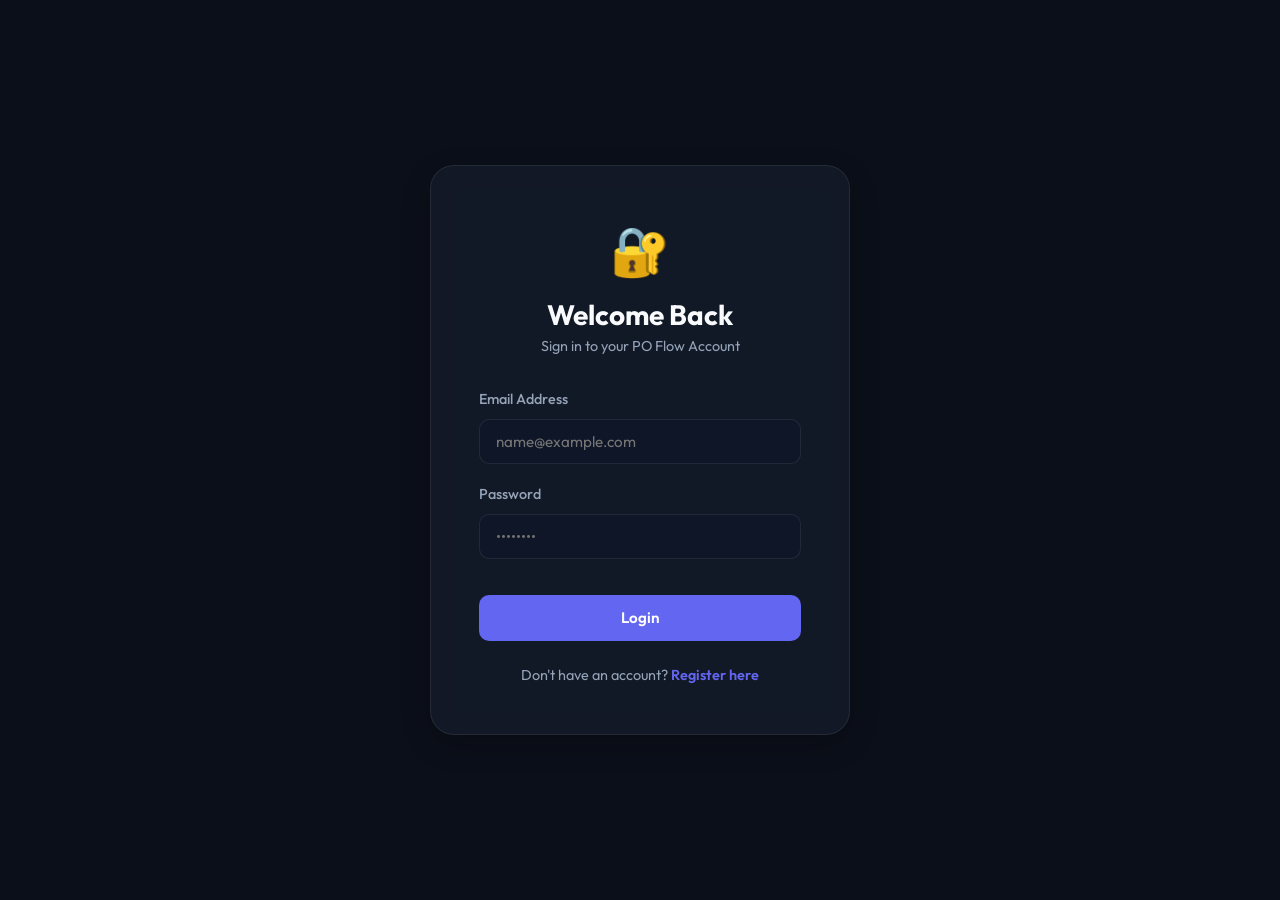
<file: frontend/approval.html>
<!DOCTYPE html>
<html lang="en">
<head>
    <meta charset="UTF-8">
    <meta name="viewport" content="width=device-width, initial-scale=1.0">
    <title>Approvals - PO Flow</title>
    <link rel="preconnect" href="https://fonts.googleapis.com">
    <link rel="preconnect" href="https://fonts.gstatic.com" crossorigin>
    <link href="https://fonts.googleapis.com/css2?family=Outfit:wght@300;400;500;600;700&display=swap" rel="stylesheet">
    <link rel="stylesheet" href="style.css">
    <style>
        .approval-layout {
            display: grid;
            grid-template-columns: 1fr 1.25fr;
            gap: 2rem;
            margin-top: 1rem;
        }
        @media (max-width: 992px) {
            .approval-layout {
                grid-template-columns: 1fr;
            }
        }
        .list-container {
            background: var(--bg-card);
            border: 1px solid var(--border-color);
            border-radius: 20px;
            padding: 1.5rem;
            max-height: 600px;
            overflow-y: auto;
        }
        .details-container {
            background: var(--bg-card);
            border: 1px solid var(--border-color);
            border-radius: 20px;
            padding: 2rem;
            position: sticky;
            top: 2rem;
        }
        .po-item-card {
            background: rgba(15, 23, 42, 0.4);
            border: 1px solid var(--border-color);
            border-radius: 12px;
            padding: 1.25rem;
            margin-bottom: 1rem;
            cursor: pointer;
            transition: all 0.2s ease;
        }
        .po-item-card:hover {
            border-color: var(--accent);
            transform: translateY(-2px);
        }
        .po-item-card.active {
            border-color: var(--accent);
            background: rgba(99, 102, 241, 0.1);
        }
        .detail-row {
            display: flex;
            justify-content: space-between;
            padding: 0.75rem 0;
            border-bottom: 1px solid var(--border-color);
        }
        .detail-label {
            color: var(--text-secondary);
            font-weight: 500;
        }
        .detail-value {
            font-weight: 600;
        }
        .reject-modal {
            display: none;
            position: fixed;
            top: 0;
            left: 0;
            width: 100%;
            height: 100%;
            background: rgba(0, 0, 0, 0.6);
            backdrop-filter: blur(4px);
            z-index: 1000;
            justify-content: center;
            align-items: center;
        }
        .modal-content {
            background: var(--bg-secondary);
            border: 1px solid var(--border-color);
            padding: 2rem;
            border-radius: 20px;
            max-width: 450px;
            width: 100%;
            text-align: left;
        }
        .form-control {
            width: 100%;
            padding: 0.75rem 1rem;
            font-size: 0.95rem;
            background: rgba(15, 23, 42, 0.6);
            border: 1px solid var(--border-color);
            border-radius: 10px;
            color: var(--text-primary);
            font-family: var(--font-sans);
            margin-top: 0.5rem;
            margin-bottom: 1.25rem;
        }
    </style>
</head>
<body>
    <div class="app-container">
        <!-- Header -->
        <header class="app-header">
            <div class="logo-section">
                <span class="logo-icon">📋</span>
                <span class="logo-text">PO Flow</span>
            </div>
            
            <nav class="app-nav">
                <a href="dashboard.html" class="nav-item">Dashboard</a>
                <a href="purchase_orders.html" id="nav-pos" class="nav-item">Purchase Orders</a>
                <a href="approval.html" id="nav-approvals" class="nav-item active">Approvals</a>
            </nav>

            <button id="logout-btn" class="btn-primary" style="background: transparent; border: 1px solid var(--border-color); color: var(--text-primary); font-size: 0.85rem; padding: 0.5rem 1rem;">
                Logout
            </button>
        </header>

        <!-- Main Workspace -->
        <main class="app-main" style="padding: 2rem 0;">
            <div style="margin-bottom: 1.5rem;">
                <h1>Workflow Approvals</h1>
                <p class="subtitle" style="margin-bottom: 0;">Review pending purchase orders and submit decisions.</p>
            </div>

            <div id="success-banner" style="display: none; background: rgba(16, 185, 129, 0.1); border: 1px solid var(--success); color: #a7f3d0; padding: 1rem; border-radius: 12px; font-size: 0.95rem; margin-bottom: 1.5rem; text-align: center; font-weight: 600;"></div>

            <div class="approval-layout">
                <!-- Left Pane: List -->
                <div class="list-container">
                    <h3 style="margin-bottom: 1.25rem;">Pending Approval</h3>
                    <div id="pending-list">
                        <div style="text-align: center; color: var(--text-secondary); padding: 2rem;">Loading pending orders...</div>
                    </div>
                </div>

                <!-- Right Pane: Details -->
                <div class="details-container">
                    <h3 style="margin-bottom: 1.25rem;">Purchase Order Detail</h3>
                    
                    <div id="empty-details" style="text-align: center; padding: 4rem 0; color: var(--text-secondary);">
                        <span style="font-size: 3rem;">🔍</span>
                        <p style="margin-top: 1rem;">Select a purchase order to review its details and take action.</p>
                    </div>

                    <div id="po-details" style="display: none;">
                        <div class="detail-row">
                            <span class="detail-label">PO Number</span>
                            <span id="detail-ponumber" class="detail-value">-</span>
                        </div>
                        <div class="detail-row">
                            <span class="detail-label">Title</span>
                            <span id="detail-title" class="detail-value">-</span>
                        </div>
                        <div class="detail-row">
                            <span class="detail-label">Vendor</span>
                            <span id="detail-vendor" class="detail-value">-</span>
                        </div>
                        <div class="detail-row">
                            <span class="detail-label">Amount</span>
                            <span id="detail-amount" class="detail-value" style="color: var(--accent); font-size: 1.1rem;">-</span>
                        </div>
                        <div class="detail-row">
                            <span class="detail-label">Requester</span>
                            <span id="detail-requester" class="detail-value">-</span>
                        </div>
                        <div class="detail-row">
                            <span class="detail-label">Created Date</span>
                            <span id="detail-created" class="detail-value">-</span>
                        </div>
                        <div class="detail-row" style="margin-bottom: 1.5rem;">
                            <span class="detail-label">Description</span>
                            <span id="detail-description" class="detail-value" style="text-align: right; max-width: 60%; word-break: break-all;">-</span>
                        </div>

                        <!-- Action Buttons -->
                        <div style="display: flex; gap: 1rem; margin-top: 2rem;">
                            <button id="approve-btn" class="btn-primary" style="background: var(--success); flex-grow: 1; padding: 0.85rem;">Approve</button>
                            <button id="reject-btn" class="btn-primary" style="background: var(--error); flex-grow: 1; padding: 0.85rem;">Reject</button>
                        </div>
                    </div>
                </div>
            </div>
        </main>

        <footer class="app-footer">
            <p>&copy; 2026 PO Flow System. Approver Workstation.</p>
        </footer>
    </div>

    <!-- Reject Comments Dialog -->
    <div id="reject-modal" class="reject-modal">
        <div class="modal-content">
            <h3 style="margin-bottom: 0.5rem; color: var(--error);">Reason for Rejection</h3>
            <p style="color: var(--text-secondary); font-size: 0.85rem;">rejection comments/reason is mandatory.</p>
            
            <label for="reject-comments" style="display: none;"></label>
            <textarea id="reject-comments" class="form-control" placeholder="Provide a reason for rejection..." style="height: 100px; resize: none; margin-top: 1rem;" required></textarea>
            
            <div style="display: flex; gap: 1rem; justify-content: flex-end;">
                <button id="modal-cancel-btn" class="btn-primary" style="background: transparent; border: 1px solid var(--border-color); color: var(--text-primary);">Cancel</button>
                <button id="modal-submit-reject" class="btn-primary" style="background: var(--error);">Submit Rejection</button>
            </div>
        </div>
    </div>

    <script src="auth.js"></script>
    <script src="approval.js"></script>
</body>
</html>
</file>
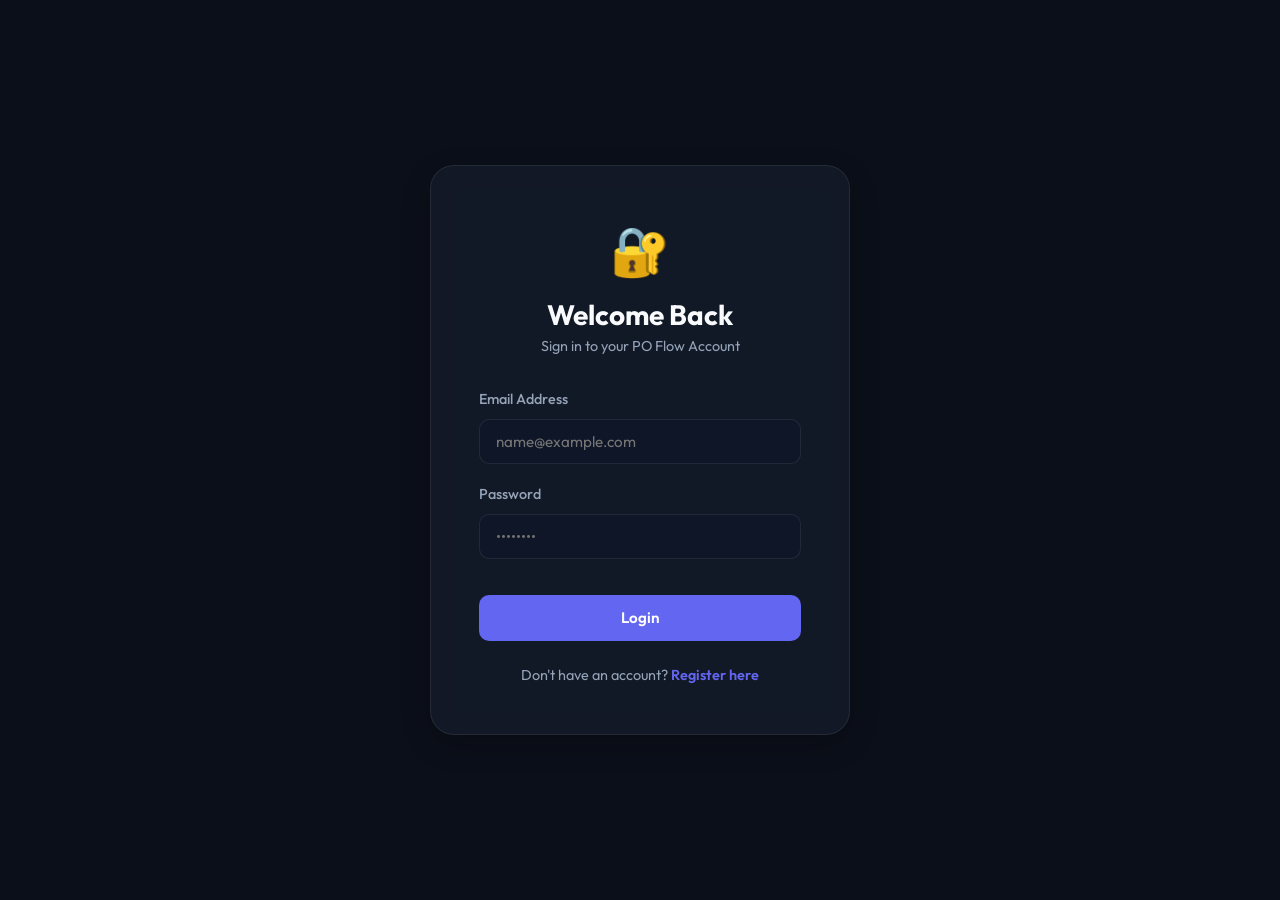
<file: frontend/dashboard.html>
<!DOCTYPE html>
<html lang="en">
<head>
    <meta charset="UTF-8">
    <meta name="viewport" content="width=device-width, initial-scale=1.0">
    <title>Dashboard - PO Flow</title>
    <link rel="preconnect" href="https://fonts.googleapis.com">
    <link rel="preconnect" href="https://fonts.gstatic.com" crossorigin>
    <link href="https://fonts.googleapis.com/css2?family=Outfit:wght@300;400;500;600;700&display=swap" rel="stylesheet">
    <link rel="stylesheet" href="style.css">
    <style>
        .profile-container {
            display: flex;
            flex-direction: column;
            gap: 1rem;
            align-items: flex-start;
            margin-top: 1.5rem;
        }
        .profile-row {
            display: flex;
            justify-content: space-between;
            width: 100%;
            padding: 0.75rem 0;
            border-bottom: 1px solid var(--border-color);
        }
        .profile-label {
            color: var(--text-secondary);
            font-weight: 500;
        }
        .profile-value {
            font-weight: 600;
        }
        .badge {
            padding: 0.25rem 0.75rem;
            border-radius: 9999px;
            font-size: 0.8rem;
            font-weight: 600;
            text-transform: uppercase;
        }
        .badge-admin {
            background: rgba(239, 68, 68, 0.15);
            color: #fca5a5;
            border: 1px solid var(--error);
        }
        .badge-requester {
            background: rgba(99, 102, 241, 0.15);
            color: #c7d2fe;
            border: 1px solid var(--accent);
        }
        .badge-approver {
            background: rgba(16, 185, 129, 0.15);
            color: #a7f3d0;
            border: 1px solid var(--success);
        }
    </style>
</head>
<body>
    <div class="app-container">
        <!-- Top Navigation -->
        <header class="app-header">
            <div class="logo-section">
                <span class="logo-icon">📋</span>
                <span class="logo-text">PO Flow</span>
            </div>
            
            <nav class="app-nav">
                <a href="dashboard.html" class="nav-item active">Dashboard</a>
                <a href="purchase_orders.html" id="nav-pos" class="nav-item">Purchase Orders</a>
                <a href="approval.html" id="nav-approvals" class="nav-item">Approvals</a>
            </nav>

            <button id="logout-btn" class="btn-primary" style="background: transparent; border: 1px solid var(--border-color); color: var(--text-primary); font-size: 0.85rem; padding: 0.5rem 1rem;">
                Logout
            </button>
        </header>

        <!-- Main Workspace -->
        <main class="app-main">
            <section class="welcome-card">
                <div style="display: flex; justify-content: space-between; align-items: center; margin-bottom: 2rem;">
                    <div>
                        <h1>User Dashboard</h1>
                        <p class="subtitle" style="margin-bottom: 0;">Secure dashboard verified by JWT authentication.</p>
                    </div>
                    <span id="role-badge" class="badge">ROLE</span>
                </div>

                <div class="info-grid">
                    <!-- Session Profile Card -->
                    <div class="info-card">
                        <h3>Local Session Profile</h3>
                        <p>Information extracted from your client-side session store:</p>
                        
                        <div class="profile-container">
                            <div class="profile-row">
                                <span class="profile-label">User ID</span>
                                <span id="session-userid" class="profile-value">-</span>
                            </div>
                            <div class="profile-row">
                                <span class="profile-label">Name</span>
                                <span id="session-name" class="profile-value">-</span>
                            </div>
                            <div class="profile-row">
                                <span class="profile-label">Email</span>
                                <span id="session-email" class="profile-value">-</span>
                            </div>
                        </div>
                    </div>

                    <!-- Database Verification Card -->
                    <div class="info-card">
                        <h3>Secure API Verification</h3>
                        <p>Fetched dynamically from the secure <code>/api/users/{id}</code> endpoint:</p>
                        
                        <div id="loading-api" style="color: var(--text-secondary); margin-bottom: 1rem;">Fetching profile...</div>
                        <div id="error-api" style="color: var(--error); display: none; margin-bottom: 1rem;">Error loading profile.</div>

                        <div id="api-profile-details" class="profile-container" style="display: none;">
                            <div class="profile-row">
                                <span class="profile-label">DB Registrant Name</span>
                                <span id="db-name" class="profile-value">-</span>
                            </div>
                            <div class="profile-row">
                                <span class="profile-label">Registered At</span>
                                <span id="db-created" class="profile-value">-</span>
                            </div>
                        </div>
                    </div>
                </div>
            </section>
        </main>

        <footer class="app-footer">
            <p>&copy; 2026 PO Flow System. JWT Authentication Active.</p>
        </footer>
    </div>

    <script src="auth.js"></script>
    <script>
        // Check if user is logged in
        checkAuthentication();

        const user = getLoggedInUser();
        if (user) {
            // Update Session details
            document.getElementById('session-userid').innerText = user.id;
            document.getElementById('session-name').innerText = user.name;
            document.getElementById('session-email').innerText = user.email;

            // Render Role Badge
            const badge = document.getElementById('role-badge');
            badge.innerText = user.role;
            badge.className = `badge badge-${user.role.toLowerCase()}`;

            // Hide approvals tab if requester
            if (user.role === 'REQUESTER') {
                document.getElementById('nav-approvals').style.display = 'none';
            }

            // Fetch dynamic profile from protected API endpoint to verify JWT
            fetchUserProfile(user.id)
                .then(profile => {
                    document.getElementById('loading-api').style.display = 'none';
                    document.getElementById('api-profile-details').style.display = 'flex';
                    document.getElementById('db-name').innerText = profile.name;
                    
                    // Format timestamp
                    const date = new Date(profile.createdAt);
                    document.getElementById('db-created').innerText = date.toLocaleString();
                })
                .catch(err => {
                    console.error(err);
                    document.getElementById('loading-api').style.display = 'none';
                    document.getElementById('error-api').innerText = err.message;
                    document.getElementById('error-api').style.display = 'block';
                });
        }

        // Add logout listener
        document.getElementById('logout-btn').addEventListener('click', logout);
    </script>
</body>
</html>
</file>
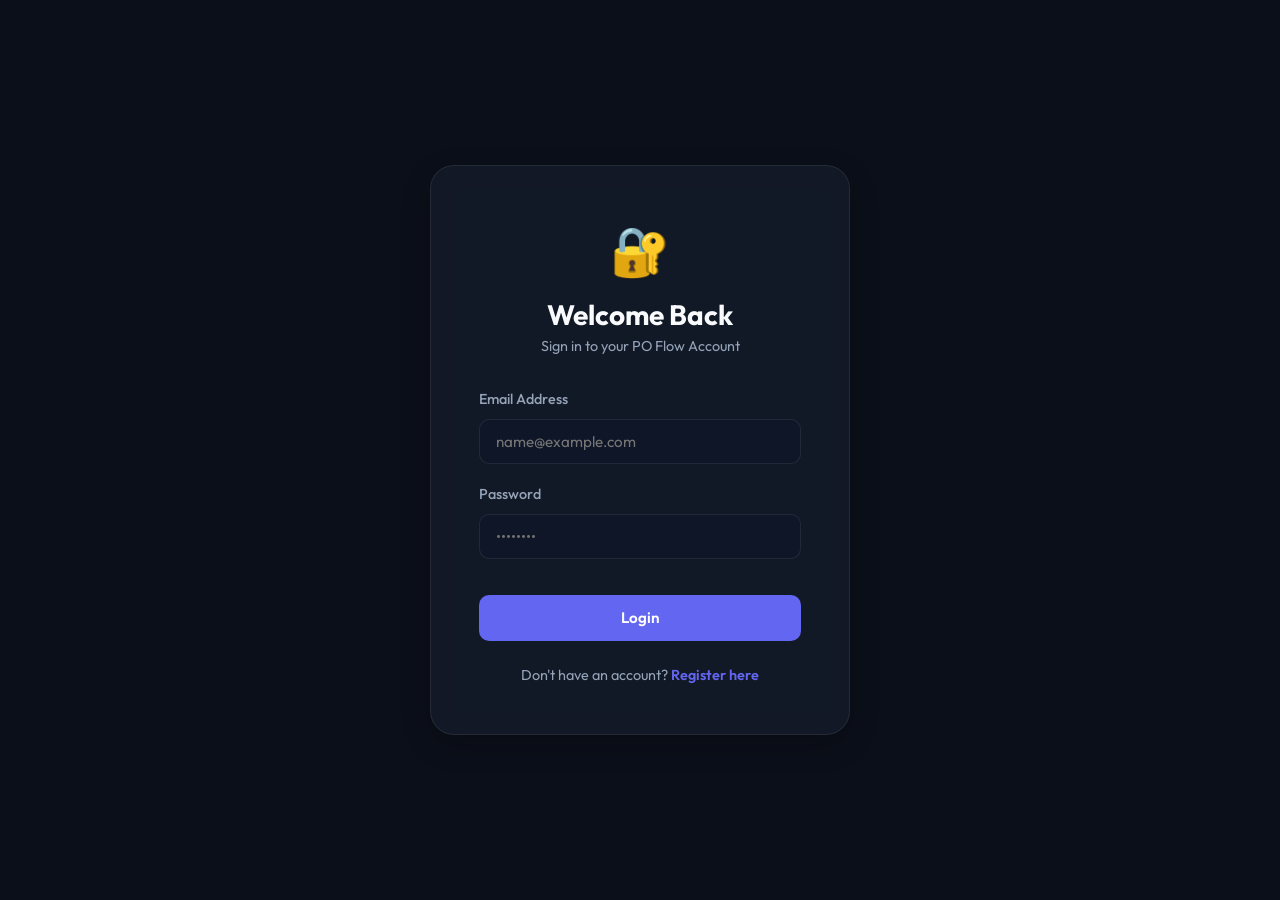
<file: frontend/login.html>
<!DOCTYPE html>
<html lang="en">
<head>
    <meta charset="UTF-8">
    <meta name="viewport" content="width=device-width, initial-scale=1.0">
    <title>Login - PO Flow</title>
    <link rel="preconnect" href="https://fonts.googleapis.com">
    <link rel="preconnect" href="https://fonts.gstatic.com" crossorigin>
    <link href="https://fonts.googleapis.com/css2?family=Outfit:wght@300;400;500;600;700&display=swap" rel="stylesheet">
    <link rel="stylesheet" href="style.css">
    <style>
        /* Specific tweaks for form layouts */
        .form-group {
            margin-bottom: 1.25rem;
            text-align: left;
        }
        .form-group label {
            display: block;
            font-size: 0.9rem;
            color: var(--text-secondary);
            margin-bottom: 0.5rem;
            font-weight: 500;
        }
        .form-control {
            width: 100%;
            padding: 0.75rem 1rem;
            font-size: 0.95rem;
            background: rgba(15, 23, 42, 0.6);
            border: 1px solid var(--border-color);
            border-radius: 10px;
            color: var(--text-primary);
            font-family: var(--font-sans);
            transition: border-color 0.2s, box-shadow 0.2s;
        }
        .form-control:focus {
            outline: none;
            border-color: var(--accent);
            box-shadow: 0 0 0 2px rgba(99, 102, 241, 0.2);
        }
        .form-footer {
            margin-top: 1.5rem;
            font-size: 0.9rem;
            color: var(--text-secondary);
        }
        .form-footer a {
            color: var(--accent);
            text-decoration: none;
            font-weight: 600;
        }
        .form-footer a:hover {
            text-decoration: underline;
        }
        .alert-error {
            background: rgba(239, 68, 68, 0.1);
            border: 1px solid var(--error);
            color: #fca5a5;
            padding: 0.75rem 1rem;
            border-radius: 10px;
            font-size: 0.9rem;
            margin-bottom: 1.25rem;
            display: none;
        }
        .auth-card {
            max-width: 420px;
            width: 100%;
            margin: 0 auto;
        }
    </style>
</head>
<body>
    <div class="app-container" style="justify-content: center;">
        <main class="app-main">
            <div class="welcome-card auth-card">
                <div style="text-align: center; margin-bottom: 2rem;">
                    <span style="font-size: 3rem;">🔐</span>
                    <h2 style="font-size: 1.75rem; font-weight: 700; margin-top: 0.5rem;">Welcome Back</h2>
                    <p style="color: var(--text-secondary); font-size: 0.9rem;">Sign in to your PO Flow Account</p>
                </div>

                <div id="error-message" class="alert-error"></div>

                <form id="login-form">
                    <div class="form-group">
                        <label for="email">Email Address</label>
                        <input type="email" id="email" class="form-control" placeholder="name@example.com" required>
                    </div>

                    <div class="form-group">
                        <label for="password">Password</label>
                        <input type="password" id="password" class="form-control" placeholder="••••••••" required>
                    </div>

                    <button type="submit" class="btn-primary" style="width: 100%; margin-top: 1rem; padding: 0.85rem;">Login</button>
                </form>

                <div class="form-footer" style="text-align: center;">
                    Don't have an account? <a href="register.html">Register here</a>
                </div>
            </div>
        </main>
    </div>

    <script src="auth.js"></script>
    <script>
        document.getElementById('login-form').addEventListener('submit', async (e) => {
            e.preventDefault();
            const email = document.getElementById('email').value;
            const password = document.getElementById('password').value;
            const errorDiv = document.getElementById('error-message');

            errorDiv.style.display = 'none';

            try {
                await loginUser(email, password);
                window.location.href = 'dashboard.html';
            } catch (err) {
                errorDiv.innerText = err.message;
                errorDiv.style.display = 'block';
            }
        });
    </script>
</body>
</html>
</file>
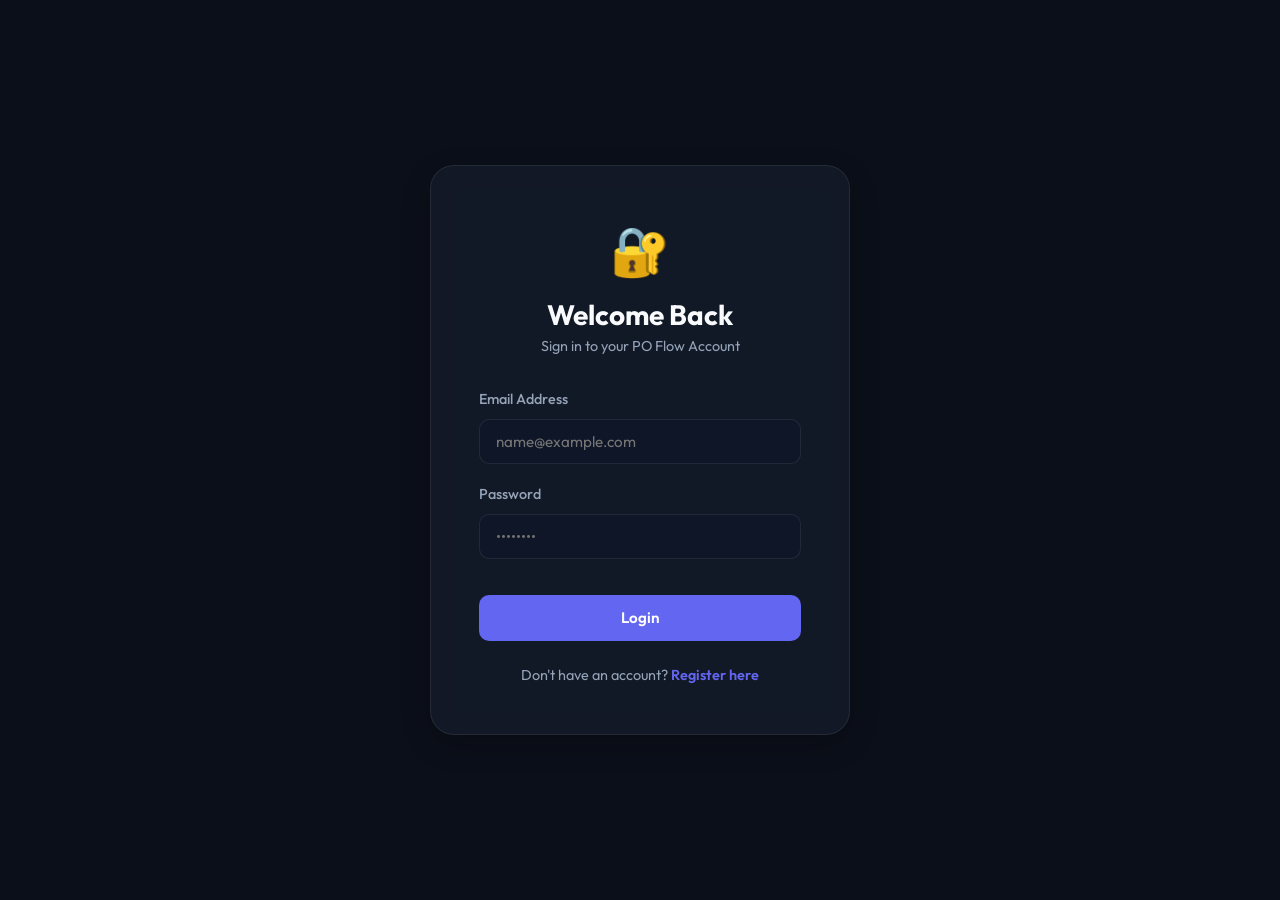
<file: frontend/po-list.html>
<!DOCTYPE html>
<html lang="en">
<head>
    <meta charset="UTF-8">
    <meta name="viewport" content="width=device-width, initial-scale=1.0">
    <title>Purchase Orders - PO Flow</title>
    <link rel="preconnect" href="https://fonts.googleapis.com">
    <link rel="preconnect" href="https://fonts.gstatic.com" crossorigin>
    <link href="https://fonts.googleapis.com/css2?family=Outfit:wght@300;400;500;600;700&display=swap" rel="stylesheet">
    <link rel="stylesheet" href="style.css">
    <style>
        .search-container {
            background: var(--bg-card);
            border: 1px solid var(--border-color);
            border-radius: 20px;
            padding: 1.5rem;
            margin-bottom: 2rem;
        }
        .search-grid {
            display: grid;
            grid-template-columns: 2fr 1fr auto;
            gap: 1rem;
            align-items: end;
        }
        @media (max-width: 768px) {
            .search-grid {
                grid-template-columns: 1fr;
            }
        }
        .form-group {
            margin-bottom: 0;
            text-align: left;
        }
        .form-group label {
            display: block;
            font-size: 0.95rem;
            color: var(--text-secondary);
            margin-bottom: 0.5rem;
            font-weight: 500;
        }
        .form-control {
            width: 100%;
            padding: 0.75rem 1rem;
            font-size: 0.95rem;
            background: rgba(15, 23, 42, 0.6);
            border: 1px solid var(--border-color);
            border-radius: 10px;
            color: var(--text-primary);
            font-family: var(--font-sans);
            transition: border-color 0.2s, box-shadow 0.2s;
        }
        .form-control:focus {
            outline: none;
            border-color: var(--accent);
            box-shadow: 0 0 0 2px rgba(99, 102, 241, 0.2);
        }
        .form-select {
            appearance: none;
            background-image: url("data:image/svg+xml;charset=utf-8,%3Csvg xmlns='http://www.w3.org/2000/svg' viewBox='0 0 24 24' fill='none' stroke='%2394a3b8' stroke-width='2' stroke-linecap='round' stroke-linejoin='round'%3E%3Cpath d='M6 9l6 6 6-6'/%3E%3C/svg%3E");
            background-repeat: no-repeat;
            background-position: right 1rem center;
            background-size: 1.2em;
            padding-right: 2.5rem;
        }
        .po-table {
            width: 100%;
            border-collapse: collapse;
        }
        .po-table th, .po-table td {
            padding: 1rem;
            text-align: left;
            border-bottom: 1px solid var(--border-color);
        }
        .po-table th {
            color: var(--text-secondary);
            font-weight: 600;
        }
        .po-table tr:hover td {
            background: rgba(255, 255, 255, 0.02);
        }
        .badge-status {
            padding: 0.25rem 0.6rem;
            border-radius: 6px;
            font-size: 0.75rem;
            font-weight: 600;
            display: inline-block;
        }
        .status-draft { background: rgba(148, 163, 184, 0.15); color: #cbd5e1; border: 1px solid #64748b; }
        .status-pending_approval { background: rgba(245, 158, 11, 0.15); color: #fde68a; border: 1px solid var(--warning); }
        .status-approved { background: rgba(16, 185, 129, 0.15); color: #a7f3d0; border: 1px solid var(--success); }
        .status-rejected { background: rgba(239, 68, 68, 0.15); color: #fca5a5; border: 1px solid var(--error); }

        .pagination-container {
            display: flex;
            justify-content: space-between;
            align-items: center;
            margin-top: 1.5rem;
            padding-top: 1rem;
            border-top: 1px solid var(--border-color);
        }
        .pagination-btn {
            background: rgba(255, 255, 255, 0.05);
            border: 1px solid var(--border-color);
            color: var(--text-primary);
            padding: 0.5rem 1rem;
            border-radius: 8px;
            font-weight: 600;
            cursor: pointer;
            transition: all 0.2s;
            font-family: var(--font-sans);
        }
        .pagination-btn:hover:not(:disabled) {
            background: var(--accent);
            border-color: var(--accent);
            color: white;
        }
        .pagination-btn:disabled {
            opacity: 0.3;
            cursor: not-allowed;
        }
        .page-info {
            font-size: 0.95rem;
            color: var(--text-secondary);
            font-weight: 500;
        }
        .btn-action {
            background: var(--accent);
            color: white;
            border: none;
            padding: 0.4rem 0.8rem;
            font-size: 0.8rem;
            font-weight: 600;
            border-radius: 6px;
            cursor: pointer;
            text-decoration: none;
            display: inline-block;
            font-family: var(--font-sans);
        }
        .btn-action:hover {
            background: var(--accent-hover);
        }
    </style>
</head>
<body>
    <div class="app-container">
        <!-- Header -->
        <header class="app-header">
            <div class="logo-section">
                <span class="logo-icon">📋</span>
                <span class="logo-text">PO Flow</span>
            </div>
            
            <nav class="app-nav">
                <a href="dashboard.html" class="nav-item">Dashboard</a>
                <a href="po-list.html" id="nav-pos" class="nav-item active">Purchase Orders</a>
                <a href="approval.html" id="nav-approvals" class="nav-item">Approvals</a>
            </nav>

            <button id="logout-btn" class="btn-primary" style="background: transparent; border: 1px solid var(--border-color); color: var(--text-primary); font-size: 0.85rem; padding: 0.5rem 1rem;">
                Logout
            </button>
        </header>

        <!-- Main Workspace -->
        <main class="app-main" style="padding: 2rem 0;">
            <div style="display: flex; justify-content: space-between; align-items: center; margin-bottom: 2rem;">
                <div>
                    <h1>Purchase Orders Search</h1>
                    <p class="subtitle" style="margin-bottom: 0;">Search, filter, and paginate through records.</p>
                </div>
                <a href="purchase_orders.html" id="create-po-btn" class="btn-primary" style="text-decoration: none; display: inline-flex; align-items: center; gap: 0.5rem;">
                    <span>+</span> Create PO
                </a>
            </div>

            <!-- Search Panel -->
            <div class="search-container">
                <div class="search-grid">
                    <div class="form-group">
                        <label for="search-input">Search Text</label>
                        <input type="text" id="search-input" class="form-control" placeholder="Search by PO number, title or vendor name...">
                    </div>
                    <div class="form-group">
                        <label for="status-select">Status Filter</label>
                        <select id="status-select" class="form-control form-select">
                            <option value="ALL">ALL</option>
                            <option value="DRAFT">DRAFT</option>
                            <option value="PENDING_APPROVAL">PENDING APPROVAL</option>
                            <option value="APPROVED">APPROVED</option>
                            <option value="REJECTED">REJECTED</option>
                        </select>
                    </div>
                    <div style="display: flex; gap: 0.5rem;">
                        <button id="search-btn" class="btn-primary" style="padding: 0.75rem 1.25rem;">Search</button>
                        <button id="clear-btn" class="btn-primary" style="background: rgba(255, 255, 255, 0.05); color: var(--text-primary); border: 1px solid var(--border-color); padding: 0.75rem 1.25rem;">Clear</button>
                    </div>
                </div>
            </div>

            <!-- PO List Grid -->
            <div class="welcome-card" style="padding: 2rem;">
                <div style="overflow-x: auto;">
                    <table class="po-table">
                        <thead>
                            <tr>
                                <th>PO Number</th>
                                <th>Title</th>
                                <th>Vendor</th>
                                <th>Amount</th>
                                <th>Status</th>
                                <th>Created Date</th>
                                <th>Actions</th>
                            </tr>
                        </thead>
                        <tbody id="po-list-body">
                            <tr>
                                <td colspan="7" style="text-align: center; color: var(--text-secondary); padding: 2rem;">Loading purchase orders...</td>
                            </tr>
                        </tbody>
                    </table>
                </div>

                <!-- Pagination Panel -->
                <div class="pagination-container">
                    <button id="prev-btn" class="pagination-btn" disabled>Previous</button>
                    <span id="page-info" class="page-info">Page 0 of 0</span>
                    <button id="next-btn" class="pagination-btn" disabled>Next</button>
                </div>
            </div>
        </main>

        <footer class="app-footer">
            <p>&copy; 2026 PO Flow System. Search Engine.</p>
        </footer>
    </div>

    <script src="auth.js"></script>
    <script src="po-list.js"></script>
</body>
</html>
</file>
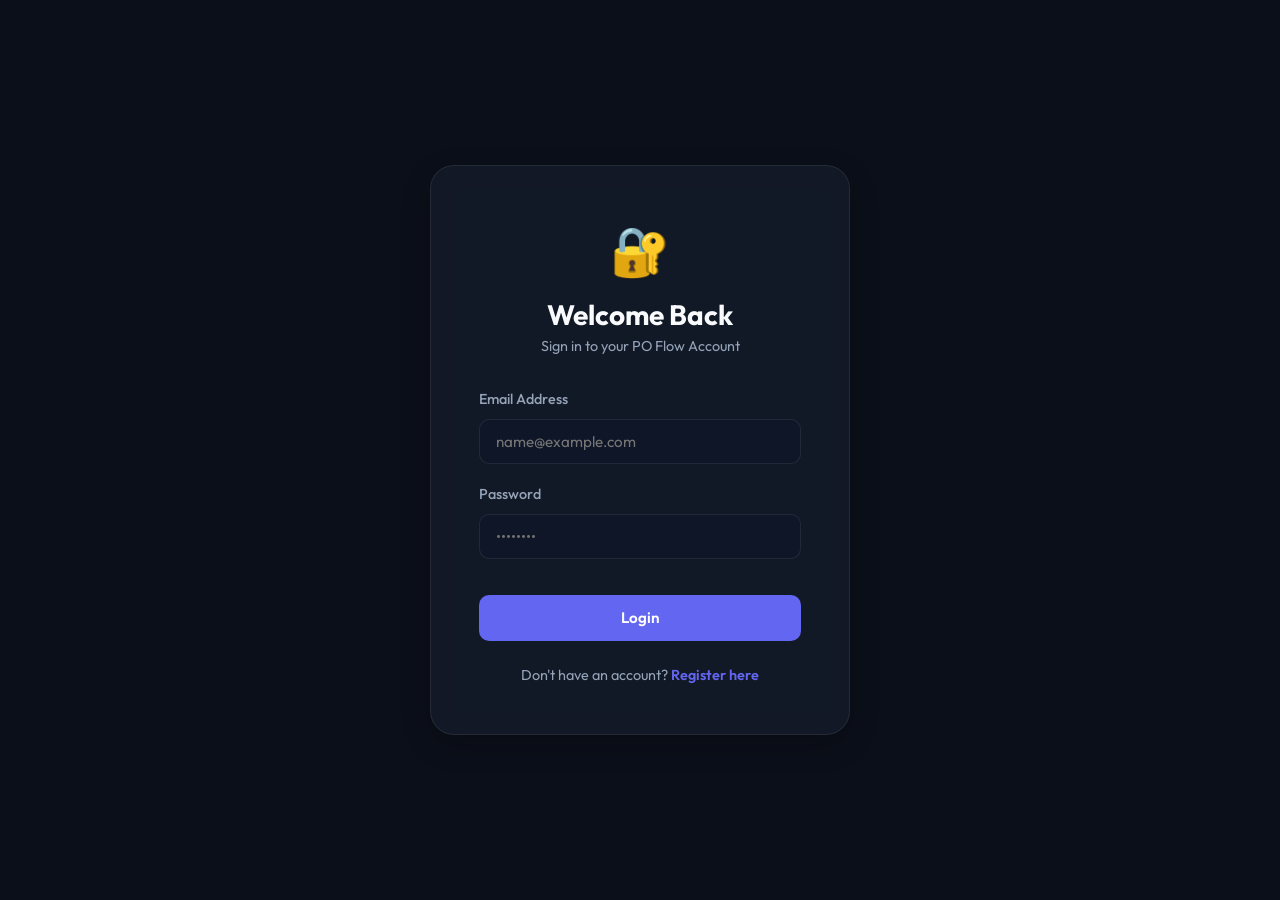
<file: frontend/purchase_orders.html>
<!DOCTYPE html>
<html lang="en">
<head>
    <meta charset="UTF-8">
    <meta name="viewport" content="width=device-width, initial-scale=1.0">
    <title>Purchase Orders - PO Flow</title>
    <link rel="preconnect" href="https://fonts.googleapis.com">
    <link rel="preconnect" href="https://fonts.gstatic.com" crossorigin>
    <link href="https://fonts.googleapis.com/css2?family=Outfit:wght@300;400;500;600;700&display=swap" rel="stylesheet">
    <link rel="stylesheet" href="style.css">
    <style>
        .form-group {
            margin-bottom: 1.25rem;
            text-align: left;
        }
        .form-group label {
            display: block;
            font-size: 0.9rem;
            color: var(--text-secondary);
            margin-bottom: 0.5rem;
            font-weight: 500;
        }
        .form-control {
            width: 100%;
            padding: 0.75rem 1rem;
            font-size: 0.95rem;
            background: rgba(15, 23, 42, 0.6);
            border: 1px solid var(--border-color);
            border-radius: 10px;
            color: var(--text-primary);
            font-family: var(--font-sans);
            transition: border-color 0.2s, box-shadow 0.2s;
        }
        .form-control:focus {
            outline: none;
            border-color: var(--accent);
            box-shadow: 0 0 0 2px rgba(99, 102, 241, 0.2);
        }
        .po-table {
            width: 100%;
            border-collapse: collapse;
            margin-top: 1.5rem;
        }
        .po-table th, .po-table td {
            padding: 1rem;
            text-align: left;
            border-bottom: 1px solid var(--border-color);
        }
        .po-table th {
            color: var(--text-secondary);
            font-weight: 600;
        }
        .po-table tr:hover td {
            background: rgba(255, 255, 255, 0.02);
        }
        .badge-status {
            padding: 0.25rem 0.6rem;
            border-radius: 6px;
            font-size: 0.75rem;
            font-weight: 600;
            display: inline-block;
        }
        .status-draft { background: rgba(148, 163, 184, 0.15); color: #cbd5e1; border: 1px solid #64748b; }
        .status-pending_approval { background: rgba(245, 158, 11, 0.15); color: #fde68a; border: 1px solid var(--warning); }
        .status-approved { background: rgba(16, 185, 129, 0.15); color: #a7f3d0; border: 1px solid var(--success); }
        .status-rejected { background: rgba(239, 68, 68, 0.15); color: #fca5a5; border: 1px solid var(--error); }
        
        .action-btn {
            padding: 0.4rem 0.8rem;
            font-size: 0.8rem;
            font-weight: 600;
            border-radius: 6px;
            cursor: pointer;
            margin-right: 0.25rem;
            border: 1px solid var(--border-color);
            background: transparent;
            color: var(--text-primary);
            transition: all 0.2s;
        }
        .btn-submit { background: var(--accent); border-color: var(--accent); color: white; }
        .btn-submit:hover { background: var(--accent-hover); }
        .btn-edit { background: rgba(99, 102, 241, 0.1); border-color: var(--accent); color: var(--accent); }
        .btn-edit:hover { background: var(--accent); color: white; }
        .btn-delete { background: rgba(239, 68, 68, 0.1); border-color: var(--error); color: var(--error); }
        .btn-delete:hover { background: var(--error); color: white; }
    </style>
</head>
<body>
    <div class="app-container">
        <!-- Header -->
        <header class="app-header">
            <div class="logo-section">
                <span class="logo-icon">📋</span>
                <span class="logo-text">PO Flow</span>
            </div>
            
            <nav class="app-nav">
                <a href="dashboard.html" class="nav-item">Dashboard</a>
                <a href="purchase_orders.html" id="nav-pos" class="nav-item active">Purchase Orders</a>
                <a href="approval.html" id="nav-approvals" class="nav-item">Approvals</a>
            </nav>

            <button id="logout-btn" class="btn-primary" style="background: transparent; border: 1px solid var(--border-color); color: var(--text-primary); font-size: 0.85rem; padding: 0.5rem 1rem;">
                Logout
            </button>
        </header>

        <!-- Main Workspace -->
        <main class="app-main" style="padding: 2rem 0;">
            <div class="welcome-card" style="margin-bottom: 2rem; padding: 2rem;">
                <h2 id="form-title" style="margin-bottom: 1.5rem;">Create Purchase Order</h2>
                <div id="error-message" style="display: none; background: rgba(239, 68, 68, 0.1); border: 1px solid var(--error); color: #fca5a5; padding: 0.75rem 1rem; border-radius: 10px; font-size: 0.9rem; margin-bottom: 1.25rem;"></div>
                
                <form id="po-form">
                    <input type="hidden" id="po-id">
                    <div class="info-grid" style="grid-template-columns: 2fr 1fr; gap: 1.5rem;">
                        <div>
                            <div class="form-group">
                                <label for="title">Title</label>
                                <input type="text" id="title" class="form-control" placeholder="Office Supplies, Software License, etc." required>
                            </div>
                            <div class="form-group">
                                <label for="description">Description</label>
                                <textarea id="description" class="form-control" placeholder="Details about this purchase order..." style="height: 105px; resize: none;"></textarea>
                            </div>
                        </div>
                        <div>
                            <div class="form-group">
                                <label for="vendorName">Vendor Name</label>
                                <input type="text" id="vendorName" class="form-control" placeholder="Vendor Corp" required>
                            </div>
                            <div class="form-group">
                                <label for="amount">Amount ($)</label>
                                <input type="number" id="amount" class="form-control" placeholder="0.00" step="0.01" min="0" required>
                            </div>
                            <div style="display: flex; gap: 0.5rem; margin-top: 2rem;">
                                <button type="submit" class="btn-primary" style="flex-grow: 1;">Save PO</button>
                                <button type="button" id="cancel-btn" class="btn-primary" style="background: rgba(255, 255, 255, 0.05); color: var(--text-primary); border: 1px solid var(--border-color); display: none;">Cancel</button>
                            </div>
                        </div>
                    </div>
                </form>
            </div>

            <!-- PO List Grid -->
            <div class="welcome-card" style="padding: 2rem;">
                <h2>My Purchase Orders</h2>
                <div style="overflow-x: auto;">
                    <table class="po-table">
                        <thead>
                            <tr>
                                <th>PO Number</th>
                                <th>Title</th>
                                <th>Vendor</th>
                                <th>Amount</th>
                                <th>Status</th>
                                <th>Actions</th>
                            </tr>
                        </thead>
                        <tbody id="po-list-body">
                            <tr>
                                <td colspan="6" style="text-align: center; color: var(--text-secondary); padding: 2rem;">Loading purchase orders...</td>
                            </tr>
                        </tbody>
                    </table>
                </div>
            </div>
        </main>

        <footer class="app-footer">
            <p>&copy; 2026 PO Flow System.</p>
        </footer>
    </div>

    <script src="auth.js"></script>
    <script src="purchase_orders.js"></script>
</body>
</html>
</file>
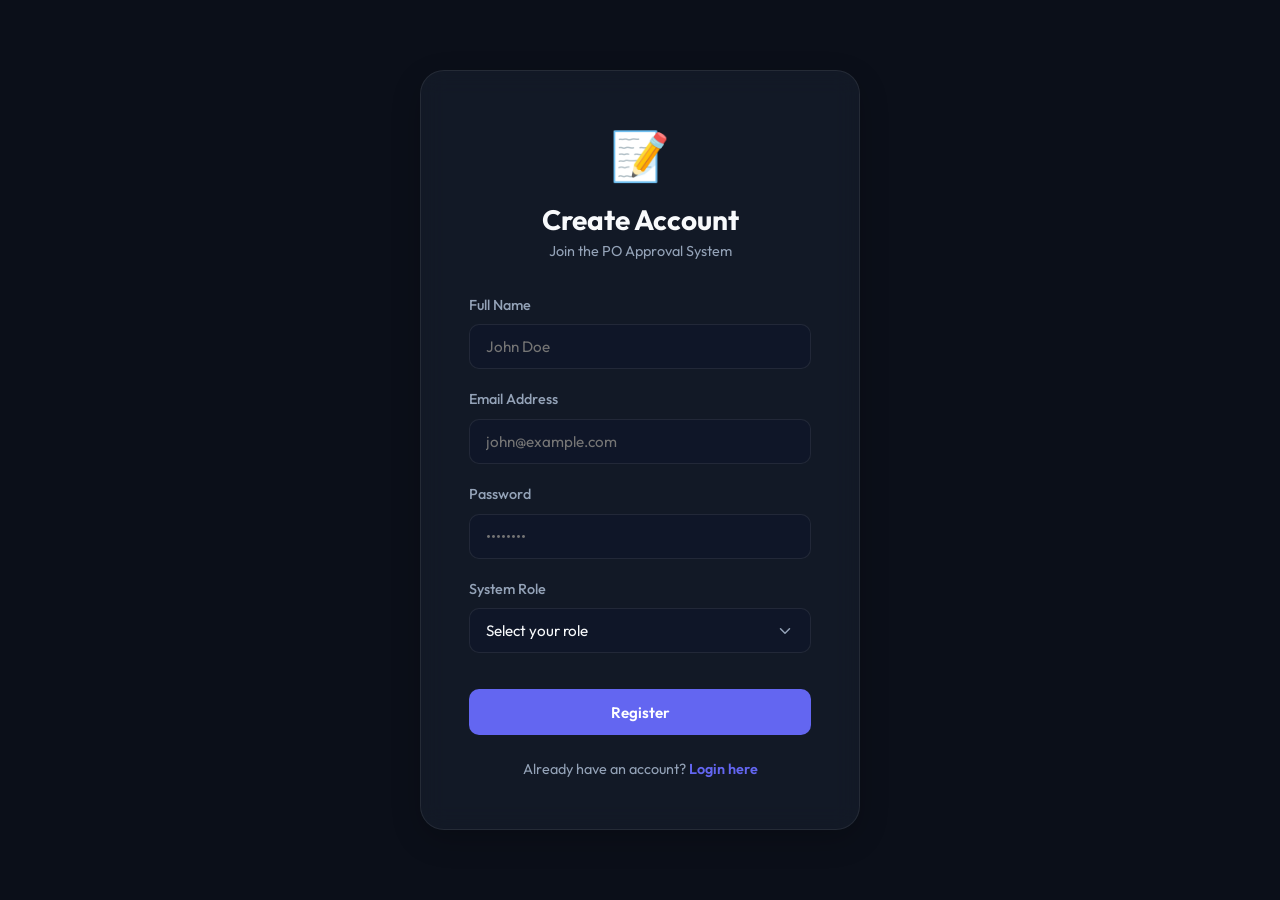
<file: frontend/register.html>
<!DOCTYPE html>
<html lang="en">
<head>
    <meta charset="UTF-8">
    <meta name="viewport" content="width=device-width, initial-scale=1.0">
    <title>Register - PO Flow</title>
    <link rel="preconnect" href="https://fonts.googleapis.com">
    <link rel="preconnect" href="https://fonts.gstatic.com" crossorigin>
    <link href="https://fonts.googleapis.com/css2?family=Outfit:wght@300;400;500;600;700&display=swap" rel="stylesheet">
    <link rel="stylesheet" href="style.css">
    <style>
        .form-group {
            margin-bottom: 1.25rem;
            text-align: left;
        }
        .form-group label {
            display: block;
            font-size: 0.9rem;
            color: var(--text-secondary);
            margin-bottom: 0.5rem;
            font-weight: 500;
        }
        .form-control {
            width: 100%;
            padding: 0.75rem 1rem;
            font-size: 0.95rem;
            background: rgba(15, 23, 42, 0.6);
            border: 1px solid var(--border-color);
            border-radius: 10px;
            color: var(--text-primary);
            font-family: var(--font-sans);
            transition: border-color 0.2s, box-shadow 0.2s;
        }
        .form-control:focus {
            outline: none;
            border-color: var(--accent);
            box-shadow: 0 0 0 2px rgba(99, 102, 241, 0.2);
        }
        .form-select {
            appearance: none;
            background-image: url("data:image/svg+xml;charset=utf-8,%3Csvg xmlns='http://www.w3.org/2000/svg' viewBox='0 0 24 24' fill='none' stroke='%2394a3b8' stroke-width='2' stroke-linecap='round' stroke-linejoin='round'%3E%3Cpath d='M6 9l6 6 6-6'/%3E%3C/svg%3E");
            background-repeat: no-repeat;
            background-position: right 1rem center;
            background-size: 1.2em;
            padding-right: 2.5rem;
        }
        .form-footer {
            margin-top: 1.5rem;
            font-size: 0.9rem;
            color: var(--text-secondary);
        }
        .form-footer a {
            color: var(--accent);
            text-decoration: none;
            font-weight: 600;
        }
        .form-footer a:hover {
            text-decoration: underline;
        }
        .alert-error {
            background: rgba(239, 68, 68, 0.1);
            border: 1px solid var(--error);
            color: #fca5a5;
            padding: 0.75rem 1rem;
            border-radius: 10px;
            font-size: 0.9rem;
            margin-bottom: 1.25rem;
            display: none;
        }
        .alert-success {
            background: rgba(16, 185, 129, 0.1);
            border: 1px solid var(--success);
            color: #a7f3d0;
            padding: 0.75rem 1rem;
            border-radius: 10px;
            font-size: 0.9rem;
            margin-bottom: 1.25rem;
            display: none;
        }
        .auth-card {
            max-width: 440px;
            width: 100%;
            margin: 0 auto;
        }
    </style>
</head>
<body>
    <div class="app-container" style="justify-content: center;">
        <main class="app-main">
            <div class="welcome-card auth-card">
                <div style="text-align: center; margin-bottom: 2rem;">
                    <span style="font-size: 3rem;">📝</span>
                    <h2 style="font-size: 1.75rem; font-weight: 700; margin-top: 0.5rem;">Create Account</h2>
                    <p style="color: var(--text-secondary); font-size: 0.9rem;">Join the PO Approval System</p>
                </div>

                <div id="error-message" class="alert-error"></div>
                <div id="success-message" class="alert-success"></div>

                <form id="register-form">
                    <div class="form-group">
                        <label for="name">Full Name</label>
                        <input type="text" id="name" class="form-control" placeholder="John Doe" required>
                    </div>

                    <div class="form-group">
                        <label for="email">Email Address</label>
                        <input type="email" id="email" class="form-control" placeholder="john@example.com" required>
                    </div>

                    <div class="form-group">
                        <label for="password">Password</label>
                        <input type="password" id="password" class="form-control" placeholder="••••••••" required minlength="6">
                    </div>

                    <div class="form-group">
                        <label for="role">System Role</label>
                        <select id="role" class="form-control form-select" required>
                            <option value="" disabled selected>Select your role</option>
                            <option value="REQUESTER">Requester</option>
                            <option value="APPROVER">Approver</option>
                            <option value="ADMIN">Admin</option>
                        </select>
                    </div>

                    <button type="submit" class="btn-primary" style="width: 100%; margin-top: 1rem; padding: 0.85rem;">Register</button>
                </form>

                <div class="form-footer" style="text-align: center;">
                    Already have an account? <a href="login.html">Login here</a>
                </div>
            </div>
        </main>
    </div>

    <script src="auth.js"></script>
    <script>
        document.getElementById('register-form').addEventListener('submit', async (e) => {
            e.preventDefault();
            const name = document.getElementById('name').value;
            const email = document.getElementById('email').value;
            const password = document.getElementById('password').value;
            const role = document.getElementById('role').value;

            const errorDiv = document.getElementById('error-message');
            const successDiv = document.getElementById('success-message');

            errorDiv.style.display = 'none';
            successDiv.style.display = 'none';

            try {
                await registerUser(name, email, password, role);
                successDiv.innerText = 'Registration successful! Redirecting to login...';
                successDiv.style.display = 'block';
                setTimeout(() => {
                    window.location.href = 'login.html';
                }, 2000);
            } catch (err) {
                errorDiv.innerText = err.message;
                errorDiv.style.display = 'block';
            }
        });
    </script>
</body>
</html>
</file>
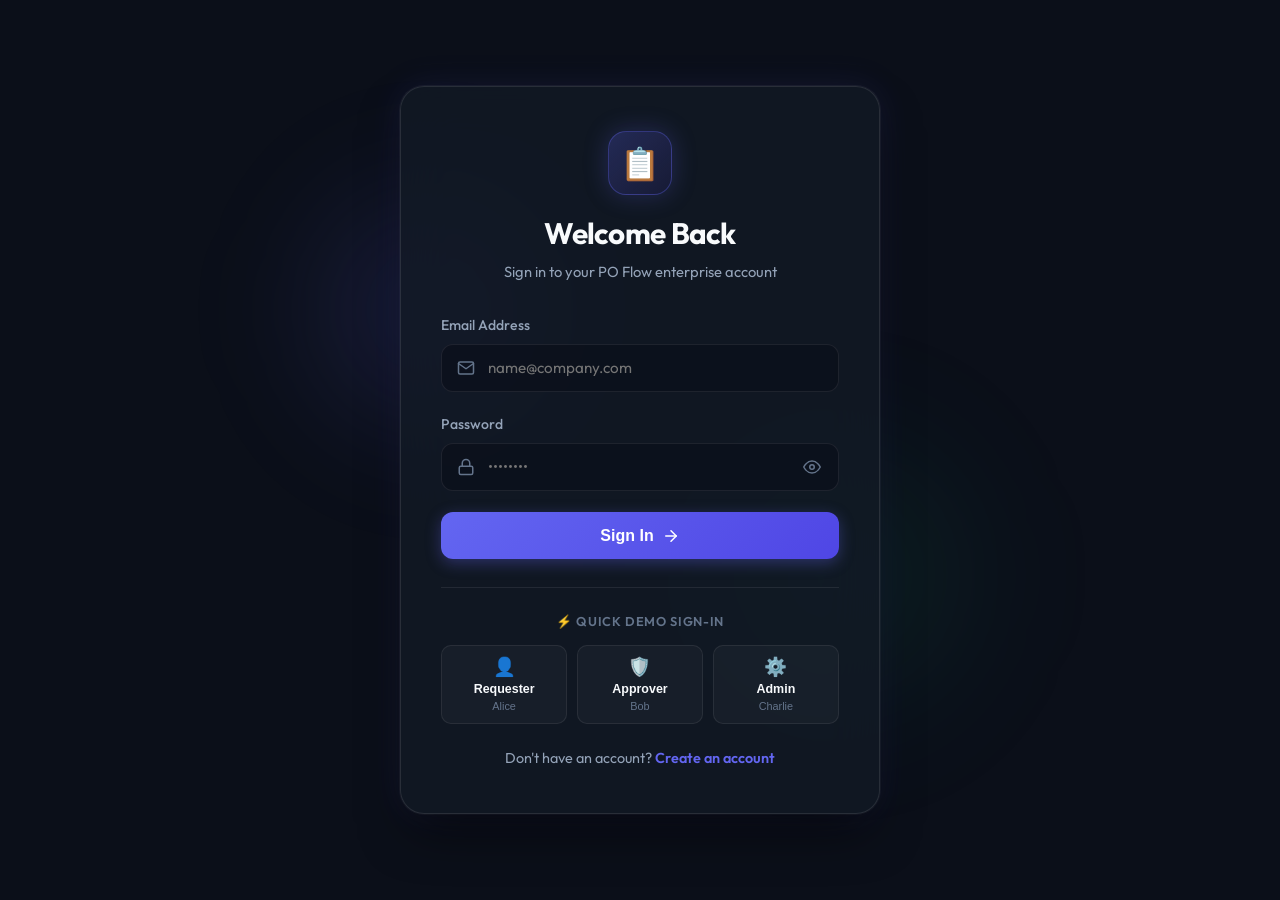
<file: backend/src/main/resources/static/login.html>
<!DOCTYPE html>
<html lang="en">
<head>
    <meta charset="UTF-8">
    <meta name="viewport" content="width=device-width, initial-scale=1.0">
    <title>Sign In — PO Flow</title>
    <meta name="description" content="Secure login portal for Purchase Order Approval Workflow System">
    
    <!-- Modern Google Fonts -->
    <link rel="preconnect" href="https://fonts.googleapis.com">
    <link rel="preconnect" href="https://fonts.gstatic.com" crossorigin>
    <link href="https://fonts.googleapis.com/css2?family=Outfit:wght@300;400;500;600;700;800&display=swap" rel="stylesheet">
    
    <!-- Global and Component CSS -->
    <link rel="stylesheet" href="style.css">
</head>
<body class="auth-page">

    <div class="auth-card-wrapper">
        <div class="auth-card">
            
            <!-- Brand & Heading -->
            <div class="auth-brand">
                <div class="brand-icon-wrapper">
                    <span>📋</span>
                </div>
                <h1 class="auth-title">Welcome Back</h1>
                <p class="auth-subtitle">Sign in to your PO Flow enterprise account</p>
            </div>

            <!-- Existing Session Banner (shown only if already logged in) -->
            <div id="already-logged-in-banner" class="auth-alert auth-alert-success" style="display: none; justify-content: space-between; align-items: center;">
                <div>
                    <span style="font-weight: 600;">Active Session:</span> <span id="current-user-name"></span>
                </div>
                <div style="display: flex; gap: 0.75rem; align-items: center;">
                    <a href="dashboard.html" style="color: inherit; font-weight: 700; text-decoration: underline;">Dashboard &rarr;</a>
                    <button type="button" id="switch-account-btn" style="background: none; border: none; color: inherit; font-size: 0.8rem; text-decoration: underline; cursor: pointer; padding: 0;">Sign Out</button>
                </div>
            </div>

            <!-- Dynamic Error Alert -->
            <div id="error-message" class="auth-alert auth-alert-error" role="alert">
                <svg width="20" height="20" viewBox="0 0 24 24" fill="none" stroke="currentColor" stroke-width="2" stroke-linecap="round" stroke-linejoin="round">
                    <circle cx="12" cy="12" r="10"></circle>
                    <line x1="12" y1="8" x2="12" y2="12"></line>
                    <line x1="12" y1="16" x2="12.01" y2="16"></line>
                </svg>
                <span id="error-text" style="flex: 1;">Invalid credentials</span>
            </div>

            <!-- Dynamic Success Alert -->
            <div id="success-message" class="auth-alert auth-alert-success" role="alert">
                <svg width="20" height="20" viewBox="0 0 24 24" fill="none" stroke="currentColor" stroke-width="2" stroke-linecap="round" stroke-linejoin="round">
                    <path d="M22 11.08V12a10 10 0 1 1-5.93-9.14"></path>
                    <polyline points="22 4 12 14.01 9 11.01"></polyline>
                </svg>
                <span id="success-text" style="flex: 1;">Login successful! Redirecting...</span>
            </div>

            <!-- Main Login Form -->
            <form id="login-form" novalidate>
                
                <!-- Email Field -->
                <div class="form-group">
                    <label class="form-label" for="email">
                        <span>Email Address</span>
                    </label>
                    <div class="input-container">
                        <div class="input-icon-left">
                            <svg width="18" height="18" viewBox="0 0 24 24" fill="none" stroke="currentColor" stroke-width="2" stroke-linecap="round" stroke-linejoin="round">
                                <path d="M4 4h16c1.1 0 2 .9 2 2v12c0 1.1-.9 2-2 2H4c-1.1 0-2-.9-2-2V6c0-1.1.9-2 2-2z"></path>
                                <polyline points="22,6 12,13 2,6"></polyline>
                            </svg>
                        </div>
                        <input 
                            type="email" 
                            id="email" 
                            name="email"
                            class="form-input" 
                            placeholder="name@company.com" 
                            autocomplete="username"
                            required
                        >
                    </div>
                </div>

                <!-- Password Field -->
                <div class="form-group">
                    <div class="form-label">
                        <label for="password">Password</label>
                    </div>
                    <div class="input-container">
                        <div class="input-icon-left">
                            <svg width="18" height="18" viewBox="0 0 24 24" fill="none" stroke="currentColor" stroke-width="2" stroke-linecap="round" stroke-linejoin="round">
                                <rect x="3" y="11" width="18" height="11" rx="2" ry="2"></rect>
                                <path d="M7 11V7a5 5 0 0 1 10 0v4"></path>
                            </svg>
                        </div>
                        <input 
                            type="password" 
                            id="password" 
                            name="password"
                            class="form-input" 
                            placeholder="••••••••" 
                            autocomplete="current-password"
                            required
                        >
                        <button 
                            type="button" 
                            id="toggle-password" 
                            class="password-toggle" 
                            aria-label="Toggle password visibility"
                            title="Show password"
                        >
                            <svg id="eye-icon" width="18" height="18" viewBox="0 0 24 24" fill="none" stroke="currentColor" stroke-width="2" stroke-linecap="round" stroke-linejoin="round">
                                <path d="M1 12s4-8 11-8 11 8 11 8-4 8-11 8-11-8-11-8z"></path>
                                <circle cx="12" cy="12" r="3"></circle>
                            </svg>
                        </button>
                    </div>
                </div>

                <!-- Submit Button -->
                <button type="submit" id="submit-btn" class="btn-submit">
                    <span id="btn-spinner" class="spinner" style="display: none;"></span>
                    <span id="btn-text">Sign In</span>
                    <svg width="18" height="18" viewBox="0 0 24 24" fill="none" stroke="currentColor" stroke-width="2" stroke-linecap="round" stroke-linejoin="round">
                        <line x1="5" y1="12" x2="19" y2="12"></line>
                        <polyline points="12 5 19 12 12 19"></polyline>
                    </svg>
                </button>
            </form>

            <!-- Quick Demo Accounts -->
            <div class="demo-section">
                <div class="demo-title">
                    <span>⚡ Quick Demo Sign-In</span>
                </div>
                <div class="demo-grid">
                    <button type="button" class="demo-btn" data-email="alice@example.com" data-role="REQUESTER" title="Click to fill Requester account">
                        <span class="demo-role-icon">👤</span>
                        <span class="demo-role-name">Requester</span>
                        <span class="demo-role-sub">Alice</span>
                    </button>
                    <button type="button" class="demo-btn" data-email="bob@example.com" data-role="APPROVER" title="Click to fill Approver account">
                        <span class="demo-role-icon">🛡️</span>
                        <span class="demo-role-name">Approver</span>
                        <span class="demo-role-sub">Bob</span>
                    </button>
                    <button type="button" class="demo-btn" data-email="charlie@example.com" data-role="ADMIN" title="Click to fill Admin account">
                        <span class="demo-role-icon">⚙️</span>
                        <span class="demo-role-name">Admin</span>
                        <span class="demo-role-sub">Charlie</span>
                    </button>
                </div>
            </div>

            <!-- Footer Links -->
            <div class="auth-links">
                Don't have an account? <a href="register.html" class="auth-link">Create an account</a>
            </div>

        </div>
    </div>

    <!-- Auth Logic Script -->
    <script src="auth.js"></script>
    <script>
        document.addEventListener('DOMContentLoaded', () => {
            const form = document.getElementById('login-form');
            const emailInput = document.getElementById('email');
            const passwordInput = document.getElementById('password');
            const togglePasswordBtn = document.getElementById('toggle-password');
            const eyeIcon = document.getElementById('eye-icon');
            const submitBtn = document.getElementById('submit-btn');
            const btnSpinner = document.getElementById('btn-spinner');
            const btnText = document.getElementById('btn-text');
            const errorAlert = document.getElementById('error-message');
            const errorText = document.getElementById('error-text');
            const successAlert = document.getElementById('success-message');
            const successText = document.getElementById('success-text');
            const demoButtons = document.querySelectorAll('.demo-btn');
            const alreadyLoggedInBanner = document.getElementById('already-logged-in-banner');
            const currentUserName = document.getElementById('current-user-name');
            const switchAccountBtn = document.getElementById('switch-account-btn');

            // Check if user is already logged in
            const currentUser = getLoggedInUser();
            const token = getAuthToken();
            if (currentUser && token) {
                alreadyLoggedInBanner.style.display = 'flex';
                currentUserName.innerText = `${currentUser.name} (${currentUser.role})`;
            }

            if (switchAccountBtn) {
                switchAccountBtn.addEventListener('click', () => {
                    clearAuthSession();
                    alreadyLoggedInBanner.style.display = 'none';
                });
            }

            // Password Show/Hide Toggle
            togglePasswordBtn.addEventListener('click', () => {
                const isPassword = passwordInput.getAttribute('type') === 'password';
                passwordInput.setAttribute('type', isPassword ? 'text' : 'password');
                togglePasswordBtn.setAttribute('title', isPassword ? 'Hide password' : 'Show password');
                
                if (isPassword) {
                    // Eye slash icon
                    eyeIcon.innerHTML = `
                        <path d="M17.94 17.94A10.07 10.07 0 0 1 12 20c-7 0-11-8-11-8a18.45 18.45 0 0 1 5.06-5.94M9.9 4.24A9.12 9.12 0 0 1 12 4c7 0 11 8 11 8a18.5 18.5 0 0 1-2.16 3.19m-6.72-1.07a3 3 0 1 1-4.24-4.24"></path>
                        <line x1="1" y1="1" x2="23" y2="23"></line>
                    `;
                } else {
                    // Regular eye icon
                    eyeIcon.innerHTML = `
                        <path d="M1 12s4-8 11-8 11 8 11 8-4 8-11 8-11-8-11-8z"></path>
                        <circle cx="12" cy="12" r="3"></circle>
                    `;
                }
            });

            // Quick Demo Account Buttons
            demoButtons.forEach(btn => {
                btn.addEventListener('click', () => {
                    demoButtons.forEach(b => b.classList.remove('active'));
                    btn.classList.add('active');

                    const email = btn.getAttribute('data-email');
                    emailInput.value = email;
                    passwordInput.value = 'password123';
                    
                    hideAlerts();
                    emailInput.focus();
                });
            });

            function hideAlerts() {
                errorAlert.classList.remove('visible');
                successAlert.classList.remove('visible');
            }

            function showError(msg) {
                hideAlerts();
                errorText.innerText = msg;
                errorAlert.classList.add('visible');
                // Re-trigger shake animation
                errorAlert.style.animation = 'none';
                errorAlert.offsetHeight; /* trigger reflow */
                errorAlert.style.animation = null;
            }

            function showSuccess(msg) {
                hideAlerts();
                successText.innerText = msg;
                successAlert.classList.add('visible');
            }

            function setLoading(loading) {
                if (loading) {
                    submitBtn.disabled = true;
                    btnSpinner.style.display = 'inline-block';
                    btnText.innerText = 'Signing In...';
                } else {
                    submitBtn.disabled = false;
                    btnSpinner.style.display = 'none';
                    btnText.innerText = 'Sign In';
                }
            }

            // Handle Form Submission
            form.addEventListener('submit', async (e) => {
                e.preventDefault();
                hideAlerts();

                const email = emailInput.value.trim();
                const password = passwordInput.value;

                if (!email) {
                    showError('Please enter your email address.');
                    emailInput.focus();
                    return;
                }

                if (!password) {
                    showError('Please enter your password.');
                    passwordInput.focus();
                    return;
                }

                setLoading(true);

                try {
                    const data = await loginUser(email, password);
                    showSuccess(`Welcome back, ${data.name || 'User'}! Redirecting to dashboard...`);
                    
                    setTimeout(() => {
                        window.location.href = 'dashboard.html';
                    }, 800);
                } catch (err) {
                    setLoading(false);
                    showError(err.message || 'Authentication failed. Please check your credentials.');
                }
            });
        });
    </script>
</body>
</html>
</file>
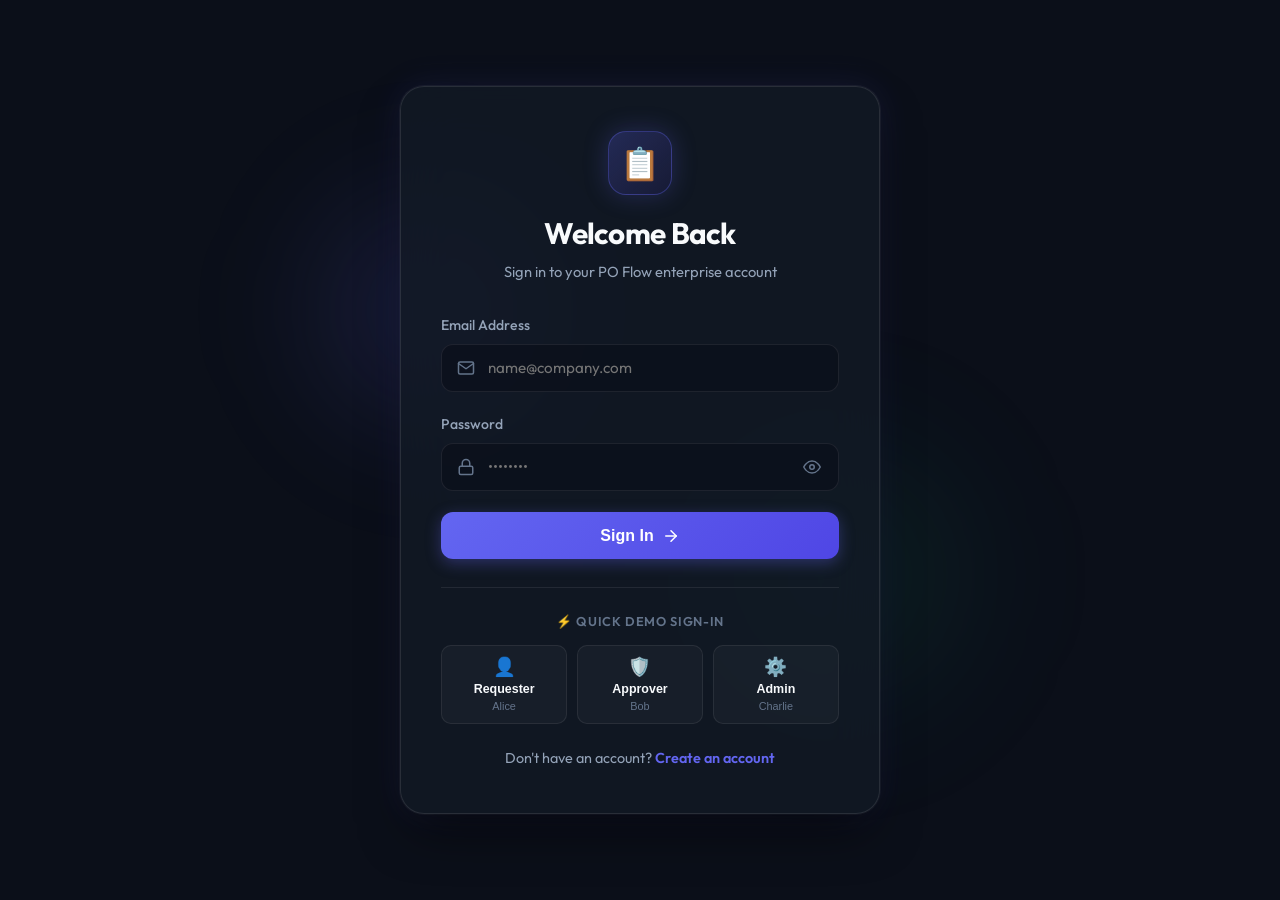
<file: backend/src/main/resources/static/purchase_orders.html>
<!DOCTYPE html>
<html lang="en">
<head>
    <meta charset="UTF-8">
    <meta name="viewport" content="width=device-width, initial-scale=1.0">
    <title>Purchase Orders - PO Flow</title>
    <link rel="preconnect" href="https://fonts.googleapis.com">
    <link rel="preconnect" href="https://fonts.gstatic.com" crossorigin>
    <link href="https://fonts.googleapis.com/css2?family=Outfit:wght@300;400;500;600;700&display=swap" rel="stylesheet">
    <link rel="stylesheet" href="style.css">
    <style>
        .form-group {
            margin-bottom: 1.25rem;
            text-align: left;
        }
        .form-group label {
            display: block;
            font-size: 0.9rem;
            color: var(--text-secondary);
            margin-bottom: 0.5rem;
            font-weight: 500;
        }
        .form-control {
            width: 100%;
            padding: 0.75rem 1rem;
            font-size: 0.95rem;
            background: rgba(15, 23, 42, 0.6);
            border: 1px solid var(--border-color);
            border-radius: 10px;
            color: var(--text-primary);
            font-family: var(--font-sans);
            transition: border-color 0.2s, box-shadow 0.2s;
        }
        .form-control:focus {
            outline: none;
            border-color: var(--accent);
            box-shadow: 0 0 0 2px rgba(99, 102, 241, 0.2);
        }
        .po-table {
            width: 100%;
            border-collapse: collapse;
            margin-top: 1.5rem;
        }
        .po-table th, .po-table td {
            padding: 1rem;
            text-align: left;
            border-bottom: 1px solid var(--border-color);
        }
        .po-table th {
            color: var(--text-secondary);
            font-weight: 600;
        }
        .po-table tr:hover td {
            background: rgba(255, 255, 255, 0.02);
        }
        .badge-status {
            padding: 0.25rem 0.6rem;
            border-radius: 6px;
            font-size: 0.75rem;
            font-weight: 600;
            display: inline-block;
        }
        .status-draft { background: rgba(148, 163, 184, 0.15); color: #cbd5e1; border: 1px solid #64748b; }
        .status-pending_approval { background: rgba(245, 158, 11, 0.15); color: #fde68a; border: 1px solid var(--warning); }
        .status-approved { background: rgba(16, 185, 129, 0.15); color: #a7f3d0; border: 1px solid var(--success); }
        .status-rejected { background: rgba(239, 68, 68, 0.15); color: #fca5a5; border: 1px solid var(--error); }
        
        .action-btn {
            padding: 0.4rem 0.8rem;
            font-size: 0.8rem;
            font-weight: 600;
            border-radius: 6px;
            cursor: pointer;
            margin-right: 0.25rem;
            border: 1px solid var(--border-color);
            background: transparent;
            color: var(--text-primary);
            transition: all 0.2s;
        }
        .btn-submit { background: var(--accent); border-color: var(--accent); color: white; }
        .btn-submit:hover { background: var(--accent-hover); }
        .btn-edit { background: rgba(99, 102, 241, 0.1); border-color: var(--accent); color: var(--accent); }
        .btn-edit:hover { background: var(--accent); color: white; }
        .btn-delete { background: rgba(239, 68, 68, 0.1); border-color: var(--error); color: var(--error); }
        .btn-delete:hover { background: var(--error); color: white; }
    </style>
</head>
<body>
    <div class="app-container">
        <!-- Header -->
        <header class="app-header">
            <div class="logo-section">
                <span class="logo-icon">📋</span>
                <span class="logo-text">PO Flow</span>
            </div>
            
            <nav class="app-nav">
                <a href="dashboard.html" class="nav-item">Dashboard</a>
                <a href="purchase_orders.html" id="nav-pos" class="nav-item active">Purchase Orders</a>
                <a href="approval.html" id="nav-approvals" class="nav-item">Approvals</a>
            </nav>

            <button id="logout-btn" class="btn-primary" style="background: transparent; border: 1px solid var(--border-color); color: var(--text-primary); font-size: 0.85rem; padding: 0.5rem 1rem;">
                Logout
            </button>
        </header>

        <!-- Main Workspace -->
        <main class="app-main" style="padding: 2rem 0;">
            <div class="welcome-card" style="margin-bottom: 2rem; padding: 2rem;">
                <h2 id="form-title" style="margin-bottom: 1.5rem;">Create Purchase Order</h2>
                <div id="error-message" style="display: none; background: rgba(239, 68, 68, 0.1); border: 1px solid var(--error); color: #fca5a5; padding: 0.75rem 1rem; border-radius: 10px; font-size: 0.9rem; margin-bottom: 1.25rem;"></div>
                
                <form id="po-form">
                    <input type="hidden" id="po-id">
                    <div class="info-grid" style="grid-template-columns: 2fr 1fr; gap: 1.5rem;">
                        <div>
                            <div class="form-group">
                                <label for="title">Title</label>
                                <input type="text" id="title" class="form-control" placeholder="Office Supplies, Software License, etc." required>
                            </div>
                            <div class="form-group">
                                <label for="description">Description</label>
                                <textarea id="description" class="form-control" placeholder="Details about this purchase order..." style="height: 105px; resize: none;"></textarea>
                            </div>
                        </div>
                        <div>
                            <div class="form-group">
                                <label for="vendorName">Vendor Name</label>
                                <input type="text" id="vendorName" class="form-control" placeholder="Vendor Corp" required>
                            </div>
                            <div class="form-group">
                                <label for="amount">Amount (₹)</label>
                                <input type="number" id="amount" class="form-control" placeholder="0.00" step="0.01" min="0" required>
                            </div>
                            <div style="display: flex; gap: 0.5rem; margin-top: 2rem;">
                                <button type="submit" class="btn-primary" style="flex-grow: 1;">Save PO</button>
                                <button type="button" id="cancel-btn" class="btn-primary" style="background: rgba(255, 255, 255, 0.05); color: var(--text-primary); border: 1px solid var(--border-color); display: none;">Cancel</button>
                            </div>
                        </div>
                    </div>
                </form>
            </div>

            <!-- PO List Grid -->
            <div class="welcome-card" style="padding: 2rem;">
                <h2>My Purchase Orders</h2>
                <div style="overflow-x: auto;">
                    <table class="po-table">
                        <thead>
                            <tr>
                                <th>PO Number</th>
                                <th>Title</th>
                                <th>Vendor</th>
                                <th>Amount</th>
                                <th>Status</th>
                                <th>Actions</th>
                            </tr>
                        </thead>
                        <tbody id="po-list-body">
                            <tr>
                                <td colspan="6" style="text-align: center; color: var(--text-secondary); padding: 2rem;">Loading purchase orders...</td>
                            </tr>
                        </tbody>
                    </table>
                </div>
            </div>
        </main>

        <footer class="app-footer">
            <p>&copy; 2026 PO Flow System.</p>
        </footer>
    </div>

    <script src="auth.js"></script>
    <script src="purchase_orders.js"></script>
</body>
</html>
</file>
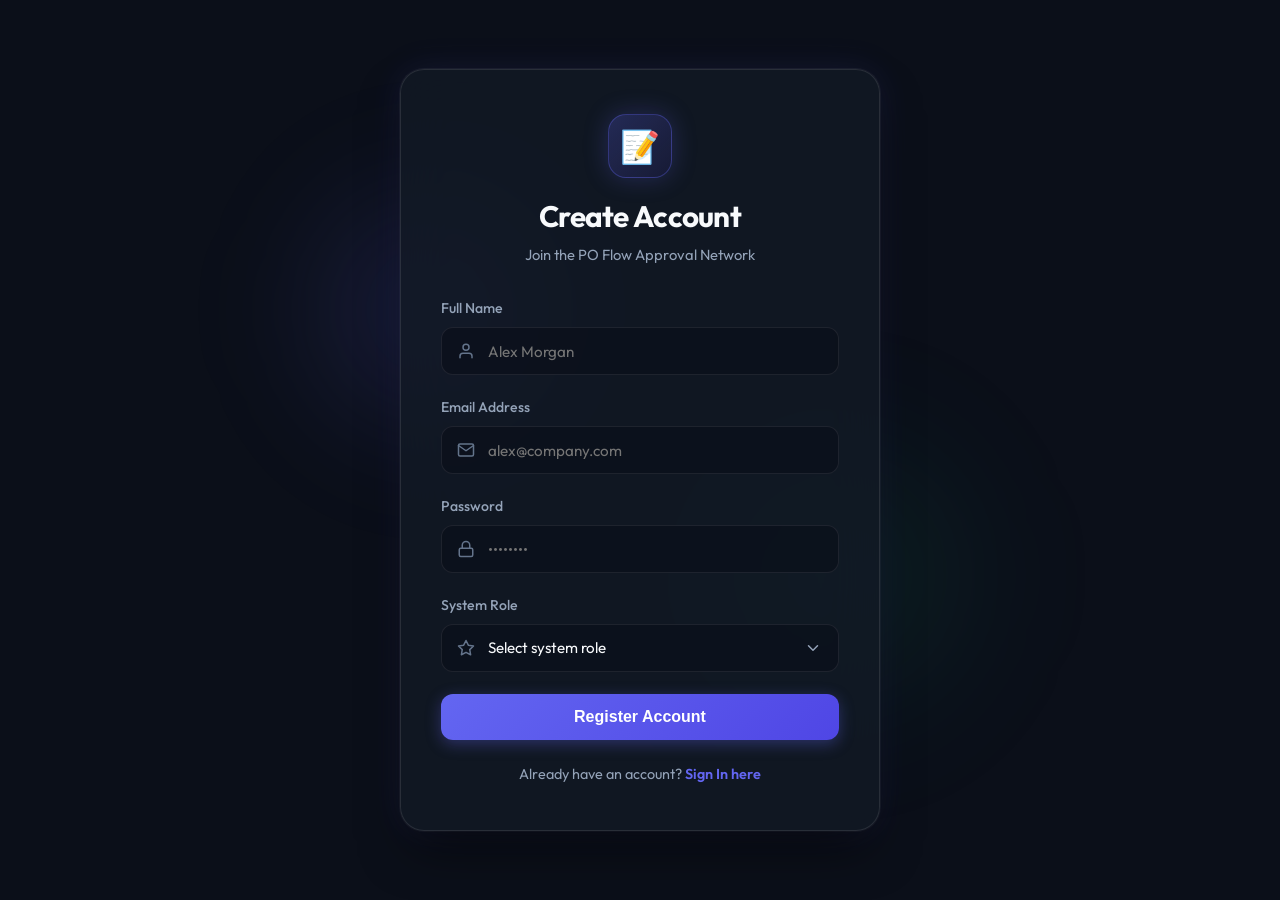
<file: backend/src/main/resources/static/register.html>
<!DOCTYPE html>
<html lang="en">
<head>
    <meta charset="UTF-8">
    <meta name="viewport" content="width=device-width, initial-scale=1.0">
    <title>Create Account — PO Flow</title>
    <meta name="description" content="Register for Purchase Order Approval Workflow System">
    
    <!-- Google Fonts -->
    <link rel="preconnect" href="https://fonts.googleapis.com">
    <link rel="preconnect" href="https://fonts.gstatic.com" crossorigin>
    <link href="https://fonts.googleapis.com/css2?family=Outfit:wght@300;400;500;600;700;800&display=swap" rel="stylesheet">
    <link rel="stylesheet" href="style.css">
    <style>
        .form-select {
            appearance: none;
            background-image: url("data:image/svg+xml;charset=utf-8,%3Csvg xmlns='http://www.w3.org/2000/svg' viewBox='0 0 24 24' fill='none' stroke='%2394a3b8' stroke-width='2' stroke-linecap='round' stroke-linejoin='round'%3E%3Cpath d='M6 9l6 6 6-6'/%3E%3C/svg%3E");
            background-repeat: no-repeat;
            background-position: right 1rem center;
            background-size: 1.2em;
            padding-right: 2.5rem;
            cursor: pointer;
        }
        .form-select option {
            background-color: #0f172a;
            color: #f8fafc;
        }
    </style>
</head>
<body class="auth-page">

    <div class="auth-card-wrapper">
        <div class="auth-card">
            
            <!-- Brand & Heading -->
            <div class="auth-brand">
                <div class="brand-icon-wrapper">
                    <span>📝</span>
                </div>
                <h1 class="auth-title">Create Account</h1>
                <p class="auth-subtitle">Join the PO Flow Approval Network</p>
            </div>

            <!-- Dynamic Error & Success Alerts -->
            <div id="error-message" class="auth-alert auth-alert-error" role="alert">
                <svg width="20" height="20" viewBox="0 0 24 24" fill="none" stroke="currentColor" stroke-width="2" stroke-linecap="round" stroke-linejoin="round">
                    <circle cx="12" cy="12" r="10"></circle>
                    <line x1="12" y1="8" x2="12" y2="12"></line>
                    <line x1="12" y1="16" x2="12.01" y2="16"></line>
                </svg>
                <span id="error-text" style="flex: 1;">Registration error</span>
            </div>

            <div id="success-message" class="auth-alert auth-alert-success" role="alert">
                <svg width="20" height="20" viewBox="0 0 24 24" fill="none" stroke="currentColor" stroke-width="2" stroke-linecap="round" stroke-linejoin="round">
                    <path d="M22 11.08V12a10 10 0 1 1-5.93-9.14"></path>
                    <polyline points="22 4 12 14.01 9 11.01"></polyline>
                </svg>
                <span id="success-text" style="flex: 1;">Registration successful! Redirecting to login...</span>
            </div>

            <!-- Main Register Form -->
            <form id="register-form" novalidate>
                
                <div class="form-group">
                    <label class="form-label" for="name">Full Name</label>
                    <div class="input-container">
                        <div class="input-icon-left">
                            <svg width="18" height="18" viewBox="0 0 24 24" fill="none" stroke="currentColor" stroke-width="2" stroke-linecap="round" stroke-linejoin="round">
                                <path d="M20 21v-2a4 4 0 0 0-4-4H8a4 4 0 0 0-4 4v2"></path>
                                <circle cx="12" cy="7" r="4"></circle>
                            </svg>
                        </div>
                        <input type="text" id="name" class="form-input" placeholder="Alex Morgan" required>
                    </div>
                </div>

                <div class="form-group">
                    <label class="form-label" for="email">Email Address</label>
                    <div class="input-container">
                        <div class="input-icon-left">
                            <svg width="18" height="18" viewBox="0 0 24 24" fill="none" stroke="currentColor" stroke-width="2" stroke-linecap="round" stroke-linejoin="round">
                                <path d="M4 4h16c1.1 0 2 .9 2 2v12c0 1.1-.9 2-2 2H4c-1.1 0-2-.9-2-2V6c0-1.1.9-2 2-2z"></path>
                                <polyline points="22,6 12,13 2,6"></polyline>
                            </svg>
                        </div>
                        <input type="email" id="email" class="form-input" placeholder="alex@company.com" required>
                    </div>
                </div>

                <div class="form-group">
                    <label class="form-label" for="password">Password</label>
                    <div class="input-container">
                        <div class="input-icon-left">
                            <svg width="18" height="18" viewBox="0 0 24 24" fill="none" stroke="currentColor" stroke-width="2" stroke-linecap="round" stroke-linejoin="round">
                                <rect x="3" y="11" width="18" height="11" rx="2" ry="2"></rect>
                                <path d="M7 11V7a5 5 0 0 1 10 0v4"></path>
                            </svg>
                        </div>
                        <input type="password" id="password" class="form-input" placeholder="••••••••" required minlength="6">
                    </div>
                </div>

                <div class="form-group">
                    <label class="form-label" for="role">System Role</label>
                    <div class="input-container">
                        <div class="input-icon-left">
                            <svg width="18" height="18" viewBox="0 0 24 24" fill="none" stroke="currentColor" stroke-width="2" stroke-linecap="round" stroke-linejoin="round">
                                <polygon points="12 2 15.09 8.26 22 9.27 17 14.14 18.18 21.02 12 17.77 5.82 21.02 7 14.14 2 9.27 8.91 8.26 12 2"></polygon>
                            </svg>
                        </div>
                        <select id="role" class="form-input form-select" required>
                            <option value="" disabled selected>Select system role</option>
                            <option value="REQUESTER">Requester — Create &amp; track purchase orders</option>
                            <option value="APPROVER">Approver — Review &amp; approve orders</option>
                            <option value="ADMIN">Admin — Full oversight &amp; configuration</option>
                        </select>
                    </div>
                </div>

                <button type="submit" id="submit-btn" class="btn-submit">
                    <span id="btn-spinner" class="spinner" style="display: none;"></span>
                    <span id="btn-text">Register Account</span>
                </button>
            </form>

            <div class="auth-links">
                Already have an account? <a href="login.html" class="auth-link">Sign In here</a>
            </div>

        </div>
    </div>

    <script src="auth.js"></script>
    <script>
        document.getElementById('register-form').addEventListener('submit', async (e) => {
            e.preventDefault();
            const name = document.getElementById('name').value.trim();
            const email = document.getElementById('email').value.trim();
            const password = document.getElementById('password').value;
            const role = document.getElementById('role').value;

            const errorAlert = document.getElementById('error-message');
            const errorText = document.getElementById('error-text');
            const successAlert = document.getElementById('success-message');
            const successText = document.getElementById('success-text');
            const submitBtn = document.getElementById('submit-btn');
            const btnSpinner = document.getElementById('btn-spinner');
            const btnText = document.getElementById('btn-text');

            errorAlert.classList.remove('visible');
            successAlert.classList.remove('visible');

            if (!name || !email || !password || !role) {
                errorText.innerText = 'Please complete all fields.';
                errorAlert.classList.add('visible');
                return;
            }

            submitBtn.disabled = true;
            btnSpinner.style.display = 'inline-block';
            btnText.innerText = 'Registering...';

            try {
                await registerUser(name, email, password, role);
                successText.innerText = 'Registration successful! Redirecting to login...';
                successAlert.classList.add('visible');
                setTimeout(() => {
                    window.location.href = 'login.html';
                }, 1500);
            } catch (err) {
                submitBtn.disabled = false;
                btnSpinner.style.display = 'none';
                btnText.innerText = 'Register Account';
                errorText.innerText = err.message || 'Registration failed.';
                errorAlert.classList.add('visible');
            }
        });
    </script>
</body>
</html>
</file>
<file: frontend/style.css>
/* Modern Premium CSS System */
:root {
    --bg-primary: #0b0f19;
    --bg-secondary: #131a26;
    --bg-card: rgba(30, 41, 59, 0.4);
    --border-color: rgba(255, 255, 255, 0.08);
    
    --text-primary: #f8fafc;
    --text-secondary: #94a3b8;
    --text-muted: #64748b;
    
    --accent: #6366f1;
    --accent-hover: #4f46e5;
    
    --success: #10b981;
    --error: #ef4444;
    --warning: #f59e0b;
    
    --font-sans: 'Outfit', -apple-system, BlinkMacSystemFont, 'Segoe UI', Roboto, sans-serif;
}

* {
    box-sizing: border-box;
    margin: 0;
    padding: 0;
}

body {
    background-color: var(--bg-primary);
    color: var(--text-primary);
    font-family: var(--font-sans);
    line-height: 1.5;
    min-height: 100vh;
    display: flex;
    flex-direction: column;
}

.app-container {
    max-width: 1200px;
    margin: 0 auto;
    width: 100%;
    padding: 0 1.5rem;
    display: flex;
    flex-direction: column;
    min-height: 100vh;
}

/* Header Styling */
.app-header {
    display: flex;
    align-items: center;
    justify-content: space-between;
    padding: 1.5rem 0;
    border-bottom: 1px solid var(--border-color);
}

.logo-section {
    display: flex;
    align-items: center;
    gap: 0.5rem;
}

.logo-icon {
    font-size: 1.75rem;
}

.logo-text {
    font-size: 1.25rem;
    font-weight: 700;
    letter-spacing: -0.025em;
    background: linear-gradient(135deg, #a5b4fc, var(--accent));
    -webkit-background-clip: text;
    -webkit-text-fill-color: transparent;
}

.app-nav {
    display: flex;
    gap: 1.5rem;
}

.nav-item {
    text-decoration: none;
    color: var(--text-secondary);
    font-weight: 500;
    font-size: 0.95rem;
    transition: color 0.2s ease;
}

.nav-item:hover:not(.disabled) {
    color: var(--text-primary);
}

.nav-item.active {
    color: var(--accent);
}

.nav-item.disabled {
    opacity: 0.4;
    cursor: not-allowed;
}

/* Health Widget */
.health-widget {
    display: flex;
    align-items: center;
    gap: 0.5rem;
    background: var(--bg-secondary);
    padding: 0.5rem 1rem;
    border-radius: 9999px;
    border: 1px solid var(--border-color);
}

.status-label {
    font-size: 0.85rem;
    color: var(--text-secondary);
}

.status-indicator {
    width: 10px;
    height: 10px;
    border-radius: 50%;
    transition: background-color 0.3s ease, box-shadow 0.3s ease;
}

.status-indicator.checking {
    background-color: var(--warning);
    box-shadow: 0 0 8px var(--warning);
}

.status-indicator.online {
    background-color: var(--success);
    box-shadow: 0 0 8px var(--success);
}

.status-indicator.offline {
    background-color: var(--error);
    box-shadow: 0 0 8px var(--error);
}

.status-text {
    font-size: 0.85rem;
    font-weight: 600;
}

/* Main Workspace */
.app-main {
    flex-grow: 1;
    display: flex;
    flex-direction: column;
    justify-content: center;
    padding: 4rem 0;
}

.welcome-card {
    background: var(--bg-card);
    backdrop-filter: blur(12px);
    border: 1px solid var(--border-color);
    padding: 3rem;
    border-radius: 24px;
    box-shadow: 0 10px 30px rgba(0, 0, 0, 0.2);
}

.welcome-card h1 {
    font-size: 2.5rem;
    font-weight: 700;
    margin-bottom: 0.5rem;
    letter-spacing: -0.03em;
}

.subtitle {
    color: var(--text-secondary);
    font-size: 1.1rem;
    margin-bottom: 2.5rem;
}

.info-grid {
    display: grid;
    grid-template-columns: 1fr 1fr;
    gap: 2rem;
}

@media (max-width: 768px) {
    .info-grid {
        grid-template-columns: 1fr;
    }
}

.info-card {
    background: rgba(15, 23, 42, 0.4);
    border: 1px solid var(--border-color);
    padding: 1.75rem;
    border-radius: 16px;
}

.info-card h3 {
    font-size: 1.2rem;
    margin-bottom: 0.75rem;
    color: var(--accent);
}

.info-card p {
    color: var(--text-secondary);
    font-size: 0.95rem;
    margin-bottom: 1rem;
}

.info-card ul {
    list-style-type: none;
}

.info-card li {
    font-size: 0.9rem;
    color: var(--text-secondary);
    margin-bottom: 0.4rem;
    display: flex;
    align-items: center;
    gap: 0.5rem;
}

.info-card li::before {
    content: "•";
    color: var(--accent);
}

.info-card code {
    font-family: monospace;
    background: rgba(255, 255, 255, 0.05);
    padding: 0.1rem 0.3rem;
    border-radius: 4px;
    color: #e2e8f0;
}

/* Button */
.btn-primary {
    background: var(--accent);
    color: white;
    border: none;
    padding: 0.75rem 1.5rem;
    font-size: 0.95rem;
    font-weight: 600;
    border-radius: 10px;
    cursor: pointer;
    transition: background-color 0.2s ease, transform 0.1s ease;
    font-family: var(--font-sans);
}

.btn-primary:hover {
    background: var(--accent-hover);
}

.btn-primary:active {
    transform: scale(0.98);
}

/* Footer */
.app-footer {
    text-align: center;
    padding: 2rem 0;
    border-top: 1px solid var(--border-color);
    font-size: 0.85rem;
    color: var(--text-muted);
}
</file>
<file: backend/src/main/resources/static/style.css>
/* Modern Premium CSS System */
:root {
    --bg-primary: #0b0f19;
    --bg-secondary: #131a26;
    --bg-card: rgba(30, 41, 59, 0.4);
    --border-color: rgba(255, 255, 255, 0.08);
    
    --text-primary: #f8fafc;
    --text-secondary: #94a3b8;
    --text-muted: #64748b;
    
    --accent: #6366f1;
    --accent-hover: #4f46e5;
    
    --success: #10b981;
    --error: #ef4444;
    --warning: #f59e0b;
    
    --font-sans: 'Outfit', -apple-system, BlinkMacSystemFont, 'Segoe UI', Roboto, sans-serif;
}

* {
    box-sizing: border-box;
    margin: 0;
    padding: 0;
}

body {
    background-color: var(--bg-primary);
    color: var(--text-primary);
    font-family: var(--font-sans);
    line-height: 1.5;
    min-height: 100vh;
    display: flex;
    flex-direction: column;
}

.app-container {
    max-width: 1200px;
    margin: 0 auto;
    width: 100%;
    padding: 0 1.5rem;
    display: flex;
    flex-direction: column;
    min-height: 100vh;
}

/* Header Styling */
.app-header {
    display: flex;
    align-items: center;
    justify-content: space-between;
    padding: 1.5rem 0;
    border-bottom: 1px solid var(--border-color);
}

.logo-section {
    display: flex;
    align-items: center;
    gap: 0.5rem;
}

.logo-icon {
    font-size: 1.75rem;
}

.logo-text {
    font-size: 1.25rem;
    font-weight: 700;
    letter-spacing: -0.025em;
    background: linear-gradient(135deg, #a5b4fc, var(--accent));
    -webkit-background-clip: text;
    -webkit-text-fill-color: transparent;
}

.app-nav {
    display: flex;
    gap: 1.5rem;
}

.nav-item {
    text-decoration: none;
    color: var(--text-secondary);
    font-weight: 500;
    font-size: 0.95rem;
    transition: color 0.2s ease;
}

.nav-item:hover:not(.disabled) {
    color: var(--text-primary);
}

.nav-item.active {
    color: var(--accent);
}

.nav-item.disabled {
    opacity: 0.4;
    cursor: not-allowed;
}

/* Health Widget */
.health-widget {
    display: flex;
    align-items: center;
    gap: 0.5rem;
    background: var(--bg-secondary);
    padding: 0.5rem 1rem;
    border-radius: 9999px;
    border: 1px solid var(--border-color);
}

.status-label {
    font-size: 0.85rem;
    color: var(--text-secondary);
}

.status-indicator {
    width: 10px;
    height: 10px;
    border-radius: 50%;
    transition: background-color 0.3s ease, box-shadow 0.3s ease;
}

.status-indicator.checking {
    background-color: var(--warning);
    box-shadow: 0 0 8px var(--warning);
}

.status-indicator.online {
    background-color: var(--success);
    box-shadow: 0 0 8px var(--success);
}

.status-indicator.offline {
    background-color: var(--error);
    box-shadow: 0 0 8px var(--error);
}

.status-text {
    font-size: 0.85rem;
    font-weight: 600;
}

/* Main Workspace */
.app-main {
    flex-grow: 1;
    display: flex;
    flex-direction: column;
    justify-content: center;
    padding: 4rem 0;
}

.welcome-card {
    background: var(--bg-card);
    backdrop-filter: blur(12px);
    border: 1px solid var(--border-color);
    padding: 3rem;
    border-radius: 24px;
    box-shadow: 0 10px 30px rgba(0, 0, 0, 0.2);
}

.welcome-card h1 {
    font-size: 2.5rem;
    font-weight: 700;
    margin-bottom: 0.5rem;
    letter-spacing: -0.03em;
}

.subtitle {
    color: var(--text-secondary);
    font-size: 1.1rem;
    margin-bottom: 2.5rem;
}

.info-grid {
    display: grid;
    grid-template-columns: 1fr 1fr;
    gap: 2rem;
}

@media (max-width: 768px) {
    .info-grid {
        grid-template-columns: 1fr;
    }
}

.info-card {
    background: rgba(15, 23, 42, 0.4);
    border: 1px solid var(--border-color);
    padding: 1.75rem;
    border-radius: 16px;
}

.info-card h3 {
    font-size: 1.2rem;
    margin-bottom: 0.75rem;
    color: var(--accent);
}

.info-card p {
    color: var(--text-secondary);
    font-size: 0.95rem;
    margin-bottom: 1rem;
}

.info-card ul {
    list-style-type: none;
}

.info-card li {
    font-size: 0.9rem;
    color: var(--text-secondary);
    margin-bottom: 0.4rem;
    display: flex;
    align-items: center;
    gap: 0.5rem;
}

.info-card li::before {
    content: "•";
    color: var(--accent);
}

.info-card code {
    font-family: monospace;
    background: rgba(255, 255, 255, 0.05);
    padding: 0.1rem 0.3rem;
    border-radius: 4px;
    color: #e2e8f0;
}

/* Button */
.btn-primary {
    background: var(--accent);
    color: white;
    border: none;
    padding: 0.75rem 1.5rem;
    font-size: 0.95rem;
    font-weight: 600;
    border-radius: 10px;
    cursor: pointer;
    transition: background-color 0.2s ease, transform 0.1s ease;
    font-family: var(--font-sans);
}

.btn-primary:hover {
    background: var(--accent-hover);
}

.btn-primary:active {
    transform: scale(0.98);
}

/* Footer */
.app-footer {
    text-align: center;
    padding: 2rem 0;
    border-top: 1px solid var(--border-color);
    font-size: 0.85rem;
    color: var(--text-muted);
}

/* ==========================================================================
   Authentication & Login Page Modern Styles
   ========================================================================== */

.auth-page {
    min-height: 100vh;
    display: flex;
    align-items: center;
    justify-content: center;
    padding: 2rem 1rem;
    position: relative;
    overflow: hidden;
}

/* Subtle background glowing ambient orbs */
.auth-page::before {
    content: '';
    position: absolute;
    top: 15%;
    left: 20%;
    width: 350px;
    height: 350px;
    background: radial-gradient(circle, rgba(99, 102, 241, 0.18) 0%, rgba(99, 102, 241, 0) 70%);
    filter: blur(50px);
    z-index: 0;
    pointer-events: none;
}

.auth-page::after {
    content: '';
    position: absolute;
    bottom: 15%;
    right: 20%;
    width: 380px;
    height: 380px;
    background: radial-gradient(circle, rgba(16, 185, 129, 0.12) 0%, rgba(16, 185, 129, 0) 70%);
    filter: blur(60px);
    z-index: 0;
    pointer-events: none;
}

.auth-card-wrapper {
    position: relative;
    z-index: 1;
    width: 100%;
    max-width: 480px;
    margin: 0 auto;
}

.auth-card {
    background: rgba(19, 26, 38, 0.78);
    backdrop-filter: blur(24px);
    -webkit-backdrop-filter: blur(24px);
    border: 1px solid rgba(255, 255, 255, 0.1);
    border-radius: 24px;
    padding: 2.75rem 2.5rem;
    box-shadow: 0 25px 50px -12px rgba(0, 0, 0, 0.6), 
                0 0 0 1px rgba(255, 255, 255, 0.05),
                0 0 35px rgba(99, 102, 241, 0.12);
    transition: transform 0.25s ease, box-shadow 0.25s ease;
    animation: fadeInSlideUp 0.5s ease-out;
}

@keyframes fadeInSlideUp {
    from {
        opacity: 0;
        transform: translateY(16px);
    }
    to {
        opacity: 1;
        transform: translateY(0);
    }
}

.auth-brand {
    text-align: center;
    margin-bottom: 2rem;
}

.brand-icon-wrapper {
    display: inline-flex;
    align-items: center;
    justify-content: center;
    width: 64px;
    height: 64px;
    border-radius: 18px;
    background: linear-gradient(135deg, rgba(99, 102, 241, 0.25), rgba(79, 70, 229, 0.1));
    border: 1px solid rgba(99, 102, 241, 0.35);
    box-shadow: 0 0 24px rgba(99, 102, 241, 0.25);
    margin-bottom: 1rem;
    font-size: 2rem;
    transition: transform 0.2s ease;
}

.brand-icon-wrapper:hover {
    transform: scale(1.05);
}

.auth-title {
    font-size: 1.85rem;
    font-weight: 700;
    letter-spacing: -0.025em;
    color: var(--text-primary);
    margin-bottom: 0.35rem;
}

.auth-subtitle {
    font-size: 0.92rem;
    color: var(--text-secondary);
}

/* Form Controls & Groups */
.form-group {
    margin-bottom: 1.35rem;
    text-align: left;
}

.form-label {
    display: flex;
    justify-content: space-between;
    align-items: center;
    font-size: 0.88rem;
    font-weight: 500;
    color: var(--text-secondary);
    margin-bottom: 0.5rem;
}

.input-container {
    position: relative;
    display: flex;
    align-items: center;
}

.input-icon-left {
    position: absolute;
    left: 1rem;
    color: var(--text-muted);
    display: flex;
    align-items: center;
    pointer-events: none;
    transition: color 0.2s;
}

.form-input {
    width: 100%;
    padding: 0.85rem 1rem 0.85rem 2.85rem;
    font-size: 0.95rem;
    background: rgba(11, 15, 25, 0.65);
    border: 1px solid var(--border-color);
    border-radius: 12px;
    color: var(--text-primary);
    font-family: var(--font-sans);
    transition: all 0.2s ease;
}

.form-input.no-icon {
    padding-left: 1rem;
}

.form-input:focus {
    outline: none;
    background: rgba(11, 15, 25, 0.85);
    border-color: var(--accent);
    box-shadow: 0 0 0 3px rgba(99, 102, 241, 0.25);
}

.form-input:focus ~ .input-icon-left,
.input-container:focus-within .input-icon-left {
    color: var(--accent);
}

/* Password Visibility Toggle */
.password-toggle {
    position: absolute;
    right: 0.75rem;
    background: transparent;
    border: none;
    color: var(--text-muted);
    cursor: pointer;
    padding: 0.4rem;
    border-radius: 6px;
    display: flex;
    align-items: center;
    justify-content: center;
    transition: color 0.2s, background-color 0.2s;
}

.password-toggle:hover {
    color: var(--text-primary);
    background: rgba(255, 255, 255, 0.06);
}

/* Alert Notification Messages */
.auth-alert {
    display: none;
    padding: 0.85rem 1rem;
    border-radius: 12px;
    font-size: 0.88rem;
    margin-bottom: 1.25rem;
    align-items: center;
    gap: 0.75rem;
}

.auth-alert.visible {
    display: flex;
}

.auth-alert-error {
    background: rgba(239, 68, 68, 0.12);
    border: 1px solid rgba(239, 68, 68, 0.35);
    color: #fca5a5;
    animation: shake 0.4s ease-in-out;
}

.auth-alert-success {
    background: rgba(16, 185, 129, 0.12);
    border: 1px solid rgba(16, 185, 129, 0.35);
    color: #a7f3d0;
}

@keyframes shake {
    0%, 100% { transform: translateX(0); }
    20%, 60% { transform: translateX(-6px); }
    40%, 80% { transform: translateX(6px); }
}

/* Action Submit Button */
.btn-submit {
    width: 100%;
    padding: 0.9rem 1.5rem;
    font-size: 1rem;
    font-weight: 600;
    border-radius: 12px;
    background: linear-gradient(135deg, #6366f1, #4f46e5);
    color: #ffffff;
    border: none;
    cursor: pointer;
    display: flex;
    align-items: center;
    justify-content: center;
    gap: 0.5rem;
    box-shadow: 0 4px 15px rgba(99, 102, 241, 0.35);
    transition: all 0.2s ease;
    margin-top: 1rem;
}

.btn-submit:hover:not(:disabled) {
    background: linear-gradient(135deg, #4f46e5, #4338ca);
    box-shadow: 0 6px 20px rgba(99, 102, 241, 0.5);
    transform: translateY(-1px);
}

.btn-submit:active:not(:disabled) {
    transform: translateY(0);
}

.btn-submit:disabled {
    opacity: 0.7;
    cursor: not-allowed;
}

/* Spinner */
.spinner {
    display: inline-block;
    width: 18px;
    height: 18px;
    border: 2px solid rgba(255, 255, 255, 0.3);
    border-radius: 50%;
    border-top-color: #ffffff;
    animation: spin 0.7s linear infinite;
}

@keyframes spin {
    to { transform: rotate(360deg); }
}

/* Quick Demo Sign-In Selector */
.demo-section {
    margin-top: 1.75rem;
    padding-top: 1.5rem;
    border-top: 1px solid var(--border-color);
}

.demo-title {
    font-size: 0.8rem;
    text-transform: uppercase;
    letter-spacing: 0.05em;
    font-weight: 600;
    color: var(--text-muted);
    text-align: center;
    margin-bottom: 0.85rem;
    display: flex;
    align-items: center;
    justify-content: center;
    gap: 0.5rem;
}

.demo-grid {
    display: grid;
    grid-template-columns: repeat(3, 1fr);
    gap: 0.6rem;
}

.demo-btn {
    background: rgba(255, 255, 255, 0.03);
    border: 1px solid var(--border-color);
    border-radius: 10px;
    padding: 0.65rem 0.4rem;
    text-align: center;
    cursor: pointer;
    transition: all 0.2s ease;
    display: flex;
    flex-direction: column;
    align-items: center;
    gap: 0.25rem;
}

.demo-btn:hover {
    background: rgba(99, 102, 241, 0.1);
    border-color: rgba(99, 102, 241, 0.4);
    transform: translateY(-2px);
}

.demo-btn.active {
    background: rgba(99, 102, 241, 0.2);
    border-color: var(--accent);
}

.demo-role-icon {
    font-size: 1.15rem;
}

.demo-role-name {
    font-size: 0.78rem;
    font-weight: 600;
    color: var(--text-primary);
}

.demo-role-sub {
    font-size: 0.68rem;
    color: var(--text-muted);
}

/* Auth Navigation Links */
.auth-links {
    margin-top: 1.5rem;
    text-align: center;
    font-size: 0.9rem;
    color: var(--text-secondary);
}

.auth-link {
    color: var(--accent);
    font-weight: 600;
    text-decoration: none;
    transition: color 0.2s;
}

.auth-link:hover {
    color: #a5b4fc;
    text-decoration: underline;
}

/* Role Selector In Header - Premium Touch */
.user-profile-badge {
    display: inline-flex;
    align-items: center;
    gap: 0.6rem;
    background: rgba(255, 255, 255, 0.05);
    border: 1px solid var(--border-color);
    padding: 0.35rem 0.85rem;
    border-radius: 9999px;
    font-size: 0.85rem;
}

.user-avatar-circle {
    width: 24px;
    height: 24px;
    border-radius: 50%;
    background: var(--accent);
    color: white;
    font-weight: 700;
    display: flex;
    align-items: center;
    justify-content: center;
    font-size: 0.72rem;
}
</file>
